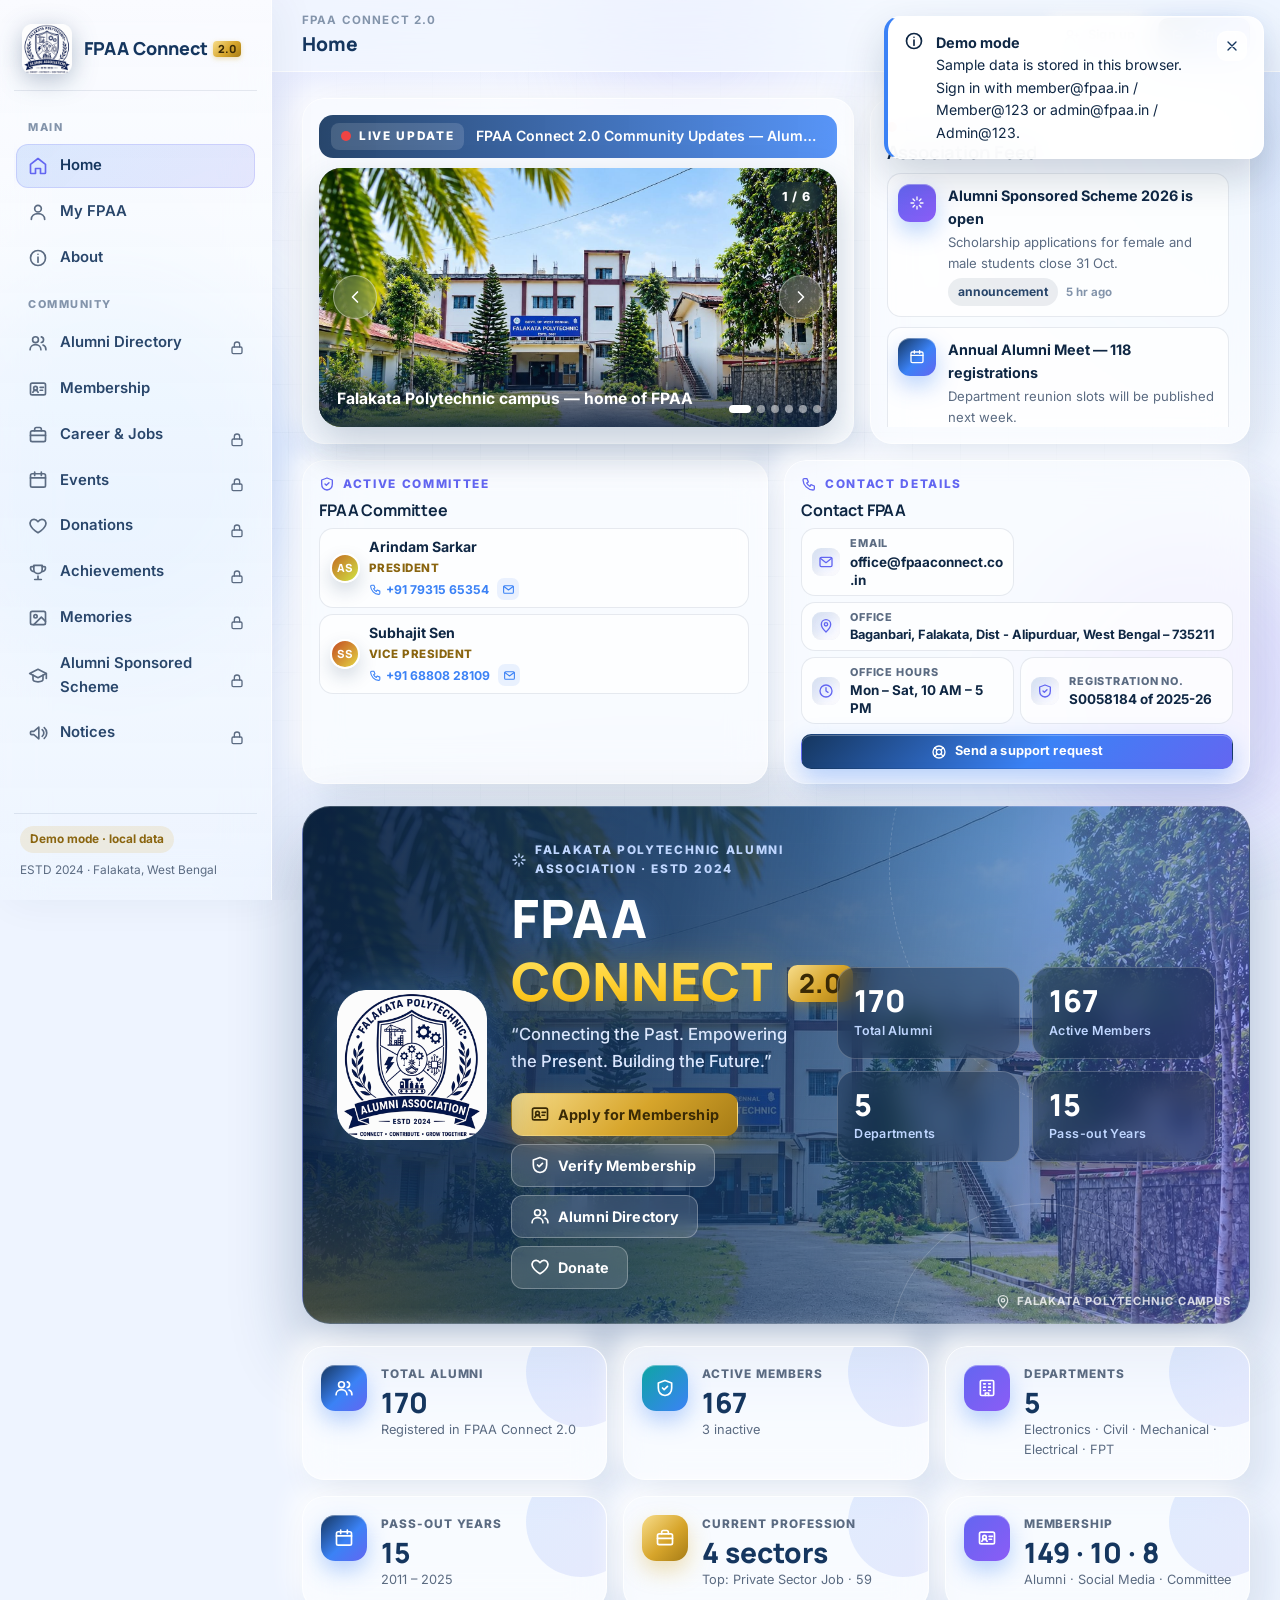
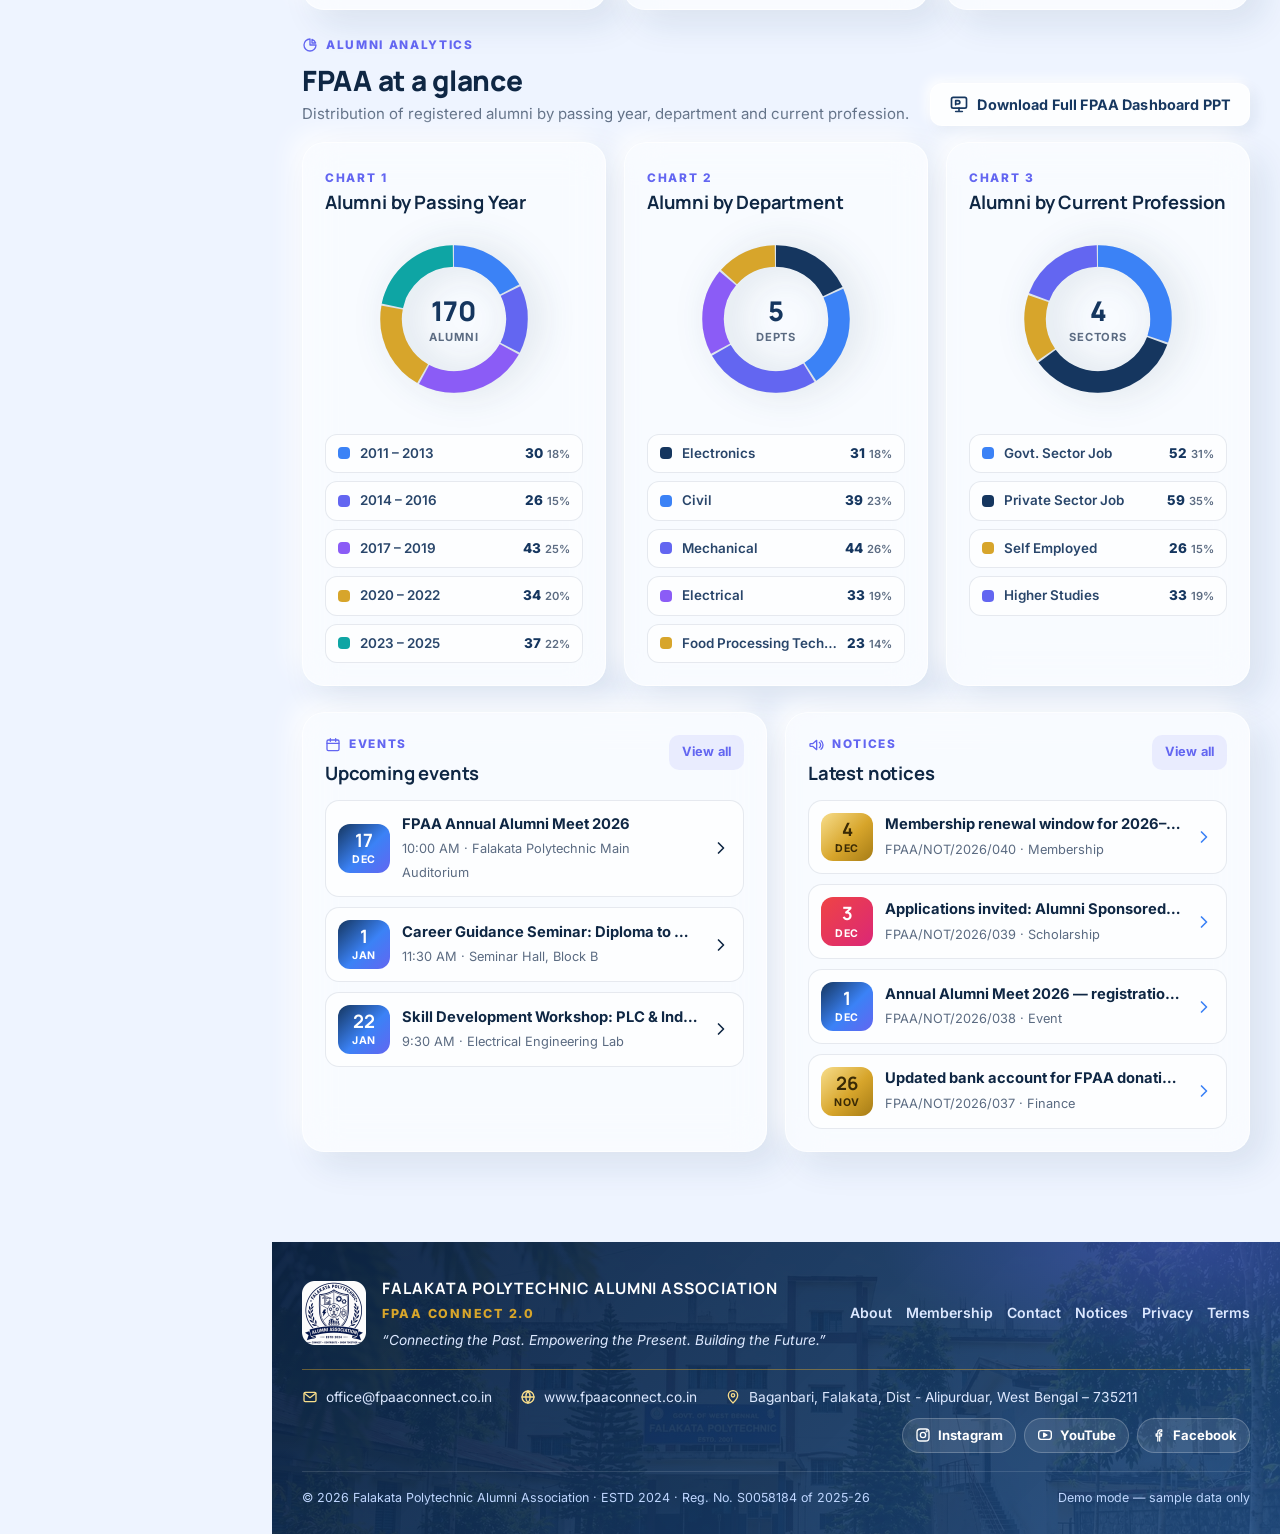
<file: index.html>
<!DOCTYPE html>
<html lang="en">
<head>
  <meta charset="UTF-8">
  <meta name="viewport" content="width=device-width, initial-scale=1, viewport-fit=cover">
  <title>FPAA Connect 2.0 — Falakata Polytechnic Alumni Association</title>
  <meta name="description" content="FPAA Connect 2.0 — the official digital platform of Falakata Polytechnic Alumni Association (ESTD 2024). Connecting the Past. Empowering the Present. Building the Future.">
  <meta name="theme-color" content="#15365F">
  <link rel="icon" type="image/png" href="assets/fpaa-icon-192.png">
  <link rel="apple-touch-icon" href="assets/fpaa-icon-192.png">
  <link rel="preconnect" href="https://fonts.googleapis.com">
  <link rel="preconnect" href="https://fonts.gstatic.com" crossorigin>
  <link href="https://fonts.googleapis.com/css2?family=Inter:wght@400;500;600;700;800&family=Manrope:wght@600;700;800&display=swap" rel="stylesheet">
  <link rel="stylesheet" href="style.css">
</head>
<body data-page="app">
  <!-- Animated background -->
  <div class="app-bg" aria-hidden="true">
    <div class="grid-lines"></div>
    <div class="orb orb-1"></div>
    <div class="orb orb-2"></div>
    <div class="orb orb-3"></div>
  </div>

  <div class="app-shell">
    <!-- ================= SIDEBAR NAVIGATION ================= -->
    <aside class="sidebar" id="sidebar" aria-label="Main navigation">
      <a class="sb-brand" href="#home" aria-label="FPAA Connect 2.0 home">
        <img src="assets/fpaa-logo.png" alt="FPAA emblem" data-logo>
        <div>
          <div class="t1">FPAA Connect <span class="ver-badge">2.0</span></div>        </div>
      </a>
      <nav class="sb-nav" id="sbNav"></nav>
      <div class="sb-foot">
        <span class="mode" id="modeBadge">Demo mode</span>
        <div style="margin-top:8px">ESTD 2024 · Falakata, West Bengal</div>
      </div>
    </aside>
    <div class="sb-overlay" data-action="nav-close"></div>

    <!-- ================= MAIN ================= -->
    <div class="main">
      <header class="topbar">
        <button class="icon-btn tb-burger" data-action="nav-toggle" aria-label="Open navigation" aria-controls="sidebar" aria-expanded="false" id="burgerBtn"></button>
        <div class="tb-title">
          <div class="crumb" id="tbCrumb">FPAA Connect 2.0</div>
          <div class="name" id="tbName">Home</div>
        </div>
        <div class="tb-actions" id="tbActions"></div>
      </header>

      <main class="view" id="view" tabindex="-1" aria-live="polite"></main>

      <footer class="site-footer" id="siteFooter"></footer>
    </div>
  </div>

  <!-- Community chat -->
  <button class="chat-launcher hidden" id="chatLauncher" data-action="chat-open" aria-label="Open community chat"></button>
  <section class="chat-window" id="chatWindow" aria-label="FPAA community chat" aria-hidden="true"></section>

  <!-- Modal + toast roots -->
  <div class="modal-root" id="modalRoot" aria-hidden="true">
    <div class="modal-backdrop" data-action="modal-close"></div>
    <div class="modal" id="modal" role="dialog" aria-modal="true" aria-labelledby="modalTitle"></div>
  </div>
  <div class="toast-stack" id="toastStack" aria-live="assertive"></div>

  <noscript><div style="padding:40px;text-align:center">FPAA Connect 2.0 needs JavaScript enabled.</div></noscript>

  <script src="supabase-config.js"></script>
  <script src="script.js"></script>
</body>
</html>
</file>
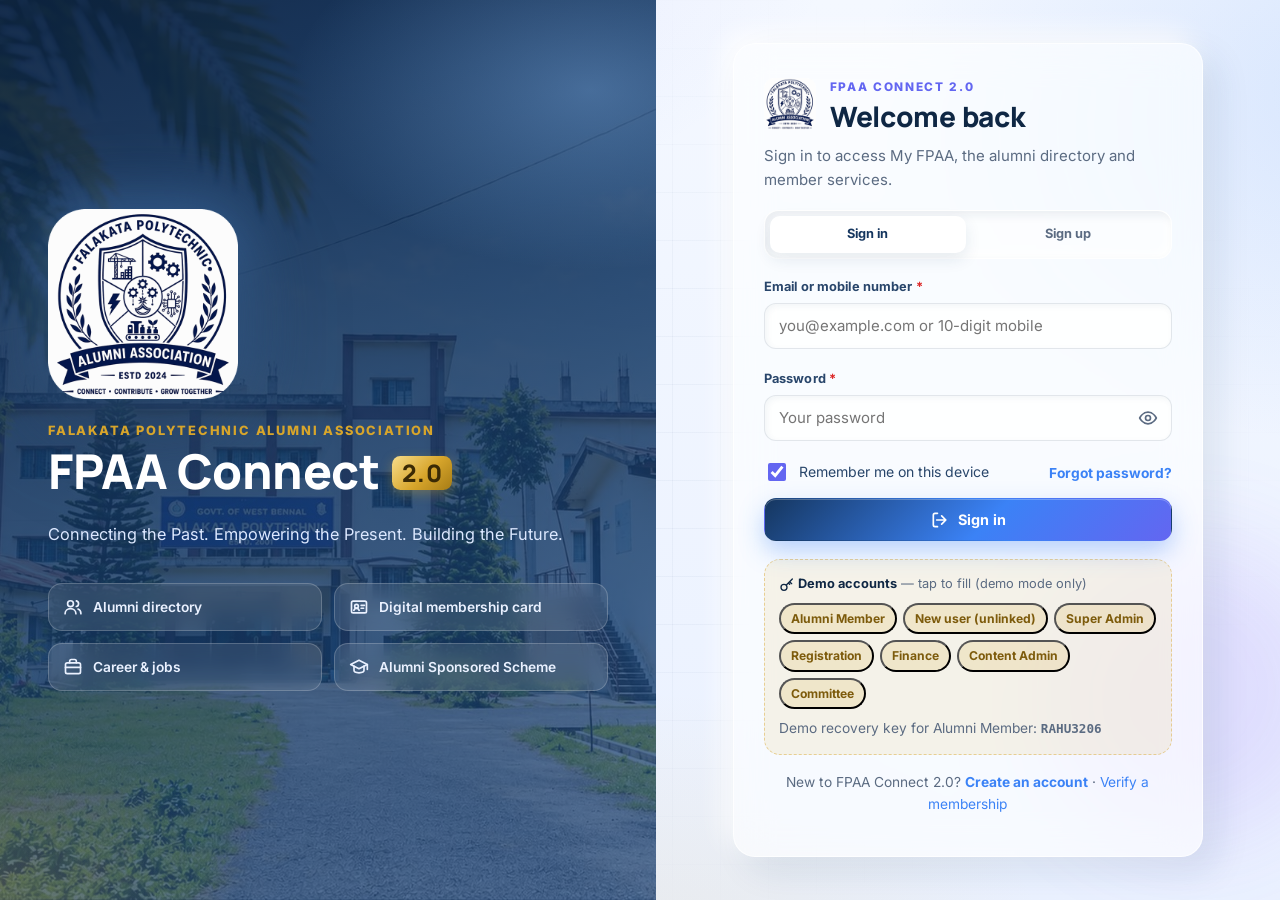
<file: login.html>
<!DOCTYPE html>
<html lang="en">
<head>
  <meta charset="UTF-8">
  <meta name="viewport" content="width=device-width, initial-scale=1, viewport-fit=cover">
  <title>Sign in — FPAA Connect 2.0</title>
  <meta name="description" content="Sign in to FPAA Connect 2.0, the official platform of Falakata Polytechnic Alumni Association.">
  <meta name="theme-color" content="#15365F">
  <link rel="icon" type="image/png" href="assets/fpaa-icon-192.png">
  <link rel="apple-touch-icon" href="assets/fpaa-icon-192.png">
  <link rel="preconnect" href="https://fonts.googleapis.com">
  <link rel="preconnect" href="https://fonts.gstatic.com" crossorigin>
  <link href="https://fonts.googleapis.com/css2?family=Inter:wght@400;500;600;700;800&family=Manrope:wght@600;700;800&display=swap" rel="stylesheet">
  <link rel="stylesheet" href="style.css">
</head>
<body data-page="login">
  <div class="app-bg" aria-hidden="true">
    <div class="grid-lines"></div>
    <div class="orb orb-1"></div>
    <div class="orb orb-2"></div>
  </div>

  <div class="login-page">
    <section class="login-brand">
      <img src="assets/fpaa-logo.png" alt="FPAA emblem" data-logo>
      <div>
        <div class="fn">FALAKATA POLYTECHNIC ALUMNI ASSOCIATION</div>
        <h1>FPAA Connect <span class="ver-badge">2.0</span></h1>
      </div>
      <p>Connecting the Past. Empowering the Present. Building the Future.</p>
      <div class="login-feats" id="loginFeats"></div>
    </section>

    <section class="login-side">
      <div class="login-card glass" id="loginCard" aria-live="polite"></div>
    </section>
  </div>

  <div class="toast-stack" id="toastStack" aria-live="assertive"></div>

  <script src="supabase-config.js"></script>
  <script src="script.js"></script>
</body>
</html>
</file>
<file: style.css>
/* =====================================================================
   FPAA CONNECT — Design System
   Falakata Polytechnic Alumni Association
   Glassmorphism + Neumorphism + 3D UI
   ---------------------------------------------------------------------
   Sections:
     01 Tokens            09 Tables            17 Directory
     02 Base              10 Modals            18 Membership
     03 Background        11 Toasts/Alerts     19 Career / Events
     04 Layout/Sidebar    12 Charts            20 Donations / Achievements
     05 Topbar            13 Home              21 Memories / Scheme / Notices
     06 Glass surfaces    14 Gallery / Feed    22 Admin
     07 Buttons/Chips     15 My FPAA           23 Chat / Notifications
     08 Forms             16 About             24 Login / Footer / Print / Responsive
   ===================================================================== */

/* ---------- 01 TOKENS ---------- */
:root {
  --navy: #15365F;
  --navy-900: #0B2141;
  --navy-700: #1E4A80;
  --blue: #3B82F6;
  --blue-300: #93C5FD;
  --indigo: #6366F1;
  --violet: #8B5CF6;
  --gold: #D7A52B;
  --gold-soft: #F7E7B8;
  --teal: #0EA5A4;
  --green: #16A34A;
  --amber: #D97706;
  --red: #DC2626;

  --bg: #EEF4FF;
  --bg-2: #F7FAFF;
  --surface: rgba(255, 255, 255, 0.66);
  --surface-strong: rgba(255, 255, 255, 0.86);
  --surface-soft: rgba(255, 255, 255, 0.45);
  --border: rgba(255, 255, 255, 0.75);
  --line: rgba(21, 54, 95, 0.10);
  --line-strong: rgba(21, 54, 95, 0.18);

  --text: #0F2744;
  --text-2: #29466B;
  --muted: #5B6B82;
  --muted-2: #8394AB;

  --grad-brand: linear-gradient(135deg, #15365F 0%, #3B82F6 55%, #6366F1 100%);
  --grad-soft: linear-gradient(135deg, rgba(59, 130, 246, .12), rgba(99, 102, 241, .12));
  --grad-gold: linear-gradient(135deg, #F7DD8B, #D7A52B 55%, #A67C16);

  --shadow-neu: 14px 14px 34px rgba(21, 54, 95, 0.10), -10px -10px 26px rgba(255, 255, 255, 0.85);
  --shadow-soft: 0 10px 30px rgba(21, 54, 95, 0.08);
  --shadow-lift: 0 22px 48px rgba(21, 54, 95, 0.16);
  --shadow-inset: inset 4px 4px 10px rgba(21, 54, 95, 0.08), inset -4px -4px 10px rgba(255, 255, 255, 0.9);
  --glow: 0 0 0 1px rgba(99, 102, 241, .18), 0 8px 30px rgba(59, 130, 246, .22);

  --r-sm: 10px;
  --r-md: 16px;
  --r-lg: 22px;
  --r-xl: 28px;

  --sidebar-w: 272px;
  --topbar-h: 72px;

  --font-body: "Inter", system-ui, -apple-system, "Segoe UI", Roboto, sans-serif;
  --font-head: "Manrope", "Inter", system-ui, -apple-system, "Segoe UI", sans-serif;

  --ease: cubic-bezier(.22, .8, .24, 1);
  --t-fast: .18s var(--ease);
  --t-med: .35s var(--ease);
}

/* ---------- 02 BASE ---------- */
*, *::before, *::after { box-sizing: border-box; }
html { -webkit-text-size-adjust: 100%; scroll-behavior: smooth; }
body {
  margin: 0;
  font-family: var(--font-body);
  font-size: 15px;
  line-height: 1.6;
  color: var(--text);
  background: var(--bg);
  min-height: 100vh;
  overflow-x: hidden;
  -webkit-font-smoothing: antialiased;
}
h1, h2, h3, h4, h5 { font-family: var(--font-head); color: var(--text); margin: 0 0 .4em; line-height: 1.2; letter-spacing: -.01em; }
h1 { font-size: clamp(1.8rem, 3.2vw, 2.6rem); font-weight: 800; }
h2 { font-size: clamp(1.35rem, 2.2vw, 1.75rem); font-weight: 800; }
h3 { font-size: 1.15rem; font-weight: 700; }
h4 { font-size: 1rem; font-weight: 700; }
p { margin: 0 0 .8em; }
a { color: var(--blue); text-decoration: none; }
a:hover { text-decoration: underline; }
img { max-width: 100%; display: block; }
button, input, select, textarea { font: inherit; color: inherit; }
button { cursor: pointer; }
:focus-visible { outline: 3px solid rgba(59, 130, 246, .45); outline-offset: 2px; border-radius: 8px; }
.sr-only { position: absolute; width: 1px; height: 1px; padding: 0; margin: -1px; overflow: hidden; clip: rect(0 0 0 0); white-space: nowrap; border: 0; }
.muted { color: var(--muted); }
.small { font-size: .86rem; }
.nowrap { white-space: nowrap; }
.break { overflow-wrap: anywhere; word-break: break-word; }
.mono { font-family: ui-monospace, "SF Mono", Menlo, Consolas, monospace; font-size: .92em; }
.hidden { display: none !important; }
.stack > * + * { margin-top: 14px; }
.row { display: flex; align-items: center; gap: 10px; flex-wrap: wrap; }
.row-between { display: flex; align-items: center; justify-content: space-between; gap: 12px; flex-wrap: wrap; }
.grow { flex: 1 1 auto; min-width: 0; }
.eyebrow {
  display: inline-flex; align-items: center; gap: 8px;
  font-size: .74rem; font-weight: 800; letter-spacing: .14em; text-transform: uppercase;
  color: var(--indigo);
}
.ico { width: 20px; height: 20px; flex: none; display: inline-block; vertical-align: middle; }
.ico-sm { width: 16px; height: 16px; }
.ico-lg { width: 26px; height: 26px; }

/* ---------- 03 BACKGROUND ---------- */
.app-bg { position: fixed; inset: 0; z-index: -1; overflow: hidden; pointer-events: none;
  background:
    radial-gradient(1200px 600px at 10% -10%, rgba(99, 102, 241, .14), transparent 60%),
    radial-gradient(900px 600px at 110% 10%, rgba(59, 130, 246, .16), transparent 60%),
    radial-gradient(700px 500px at 50% 110%, rgba(215, 165, 43, .10), transparent 60%),
    linear-gradient(180deg, #F4F8FF 0%, #EAF1FF 100%);
}
.app-bg .orb { position: absolute; border-radius: 50%; filter: blur(50px); opacity: .55; animation: orbFloat 22s ease-in-out infinite; }
.app-bg .orb-1 { width: 380px; height: 380px; left: -80px; top: 30%; background: rgba(59, 130, 246, .30); }
.app-bg .orb-2 { width: 300px; height: 300px; right: -60px; top: 60%; background: rgba(139, 92, 246, .26); animation-delay: -7s; }
.app-bg .orb-3 { width: 240px; height: 240px; left: 45%; top: -80px; background: rgba(99, 102, 241, .22); animation-delay: -13s; }
.app-bg .grid-lines { position: absolute; inset: 0;
  background-image: linear-gradient(rgba(21, 54, 95, .035) 1px, transparent 1px), linear-gradient(90deg, rgba(21, 54, 95, .035) 1px, transparent 1px);
  background-size: 48px 48px; mask-image: radial-gradient(ellipse at center, #000 30%, transparent 75%);
}
@keyframes orbFloat { 0%, 100% { transform: translate(0, 0) scale(1); } 33% { transform: translate(40px, -30px) scale(1.08); } 66% { transform: translate(-30px, 20px) scale(.95); } }

/* ---------- 04 LAYOUT / SIDEBAR ---------- */
.app-shell { display: flex; min-height: 100vh; }
.sidebar {
  position: fixed; top: 0; left: 0; bottom: 0; width: var(--sidebar-w); z-index: 60;
  display: flex; flex-direction: column;
  padding: 18px 14px;
  background: linear-gradient(180deg, rgba(255, 255, 255, .80), rgba(240, 246, 255, .72));
  backdrop-filter: blur(22px) saturate(160%); -webkit-backdrop-filter: blur(22px) saturate(160%);
  border-right: 1px solid var(--border);
  box-shadow: 8px 0 40px rgba(21, 54, 95, .06);
  transition: transform var(--t-med);
}
.sb-brand { display: flex; align-items: center; gap: 12px; padding: 6px 8px 16px; border-bottom: 1px solid var(--line); margin-bottom: 10px; }
.sb-brand img { width: 50px; height: 50px; filter: drop-shadow(0 6px 12px rgba(21, 54, 95, .30)); transition: transform .6s var(--ease); }
.sb-brand:hover img { transform: perspective(300px) rotateY(-14deg) scale(1.05); }
.sb-brand .t1 { font-family: var(--font-head); font-weight: 800; font-size: 1.12rem; color: var(--navy); line-height: 1.1; }
.sb-brand .t2 { font-size: .68rem; font-weight: 700; letter-spacing: .08em; color: var(--muted); text-transform: uppercase; line-height: 1.3; }
.sb-nav { flex: 1; overflow-y: auto; padding: 4px 2px; scrollbar-width: thin; }
.sb-group { font-size: .68rem; font-weight: 800; letter-spacing: .14em; color: var(--muted-2); text-transform: uppercase; padding: 14px 12px 6px; }
.sb-link {
  position: relative; display: flex; align-items: center; gap: 12px; width: 100%;
  padding: 10px 12px; margin: 2px 0; border: 0; background: transparent; border-radius: 12px;
  color: var(--text-2); font-weight: 600; font-size: .93rem; text-align: left; text-decoration: none;
  transition: background var(--t-fast), color var(--t-fast), transform var(--t-fast);
}
.sb-link:hover { background: rgba(59, 130, 246, .08); color: var(--navy); text-decoration: none; transform: translateX(2px); }
.sb-link .ico { color: var(--muted); transition: color var(--t-fast); }
.sb-link.active { background: linear-gradient(135deg, rgba(59, 130, 246, .16), rgba(99, 102, 241, .14)); color: var(--navy); box-shadow: inset 0 0 0 1px rgba(99, 102, 241, .18); }
.sb-link.active .ico { color: var(--indigo); }
.sb-link.active::before { content: ""; position: absolute; left: -14px; top: 8px; bottom: 8px; width: 4px; border-radius: 0 4px 4px 0; background: var(--grad-brand); box-shadow: 0 0 12px rgba(99, 102, 241, .6); }
.sb-link .lock { margin-left: auto; width: 14px; height: 14px; color: var(--muted-2); }
.sb-foot { border-top: 1px solid var(--line); padding: 12px 6px 2px; font-size: .74rem; color: var(--muted); }
.sb-foot .mode { display: inline-flex; align-items: center; gap: 6px; padding: 4px 10px; border-radius: 99px; background: rgba(215, 165, 43, .14); color: #8A6510; font-weight: 700; }
.sb-foot .mode.live { background: rgba(22, 163, 74, .12); color: var(--green); }
.sb-overlay { position: fixed; inset: 0; background: rgba(11, 33, 65, .35); backdrop-filter: blur(3px); z-index: 55; opacity: 0; visibility: hidden; transition: opacity var(--t-med), visibility var(--t-med); }

.main { flex: 1; min-width: 0; margin-left: var(--sidebar-w); display: flex; flex-direction: column; min-height: 100vh; }
.view { flex: 1; width: 100%; max-width: 1480px; margin: 0 auto; padding: 26px 30px 90px; }
.view-enter { animation: morphIn .55s var(--ease) both; }
@keyframes morphIn { from { opacity: 0; transform: translateY(14px) scale(.985); filter: blur(6px); } to { opacity: 1; transform: none; filter: none; } }
.reveal { animation: fadeUp .6s var(--ease) both; }
@keyframes fadeUp { from { opacity: 0; transform: translateY(12px); } to { opacity: 1; transform: none; } }

/* ---------- 05 TOPBAR ---------- */
.topbar {
  position: sticky; top: 0; z-index: 40; height: var(--topbar-h);
  display: flex; align-items: center; gap: 14px; padding: 0 30px;
  background: rgba(244, 248, 255, .72); backdrop-filter: blur(18px) saturate(160%); -webkit-backdrop-filter: blur(18px) saturate(160%);
  border-bottom: 1px solid var(--border);
}
.icon-btn.tb-burger { display: none; }
.tb-title { min-width: 0; flex: 1; }
.tb-title .crumb { font-size: .72rem; font-weight: 700; letter-spacing: .1em; text-transform: uppercase; color: var(--muted-2); }
.tb-title .name { font-family: var(--font-head); font-weight: 800; font-size: 1.2rem; color: var(--navy); white-space: nowrap; overflow: hidden; text-overflow: ellipsis; }
.tb-actions { display: flex; align-items: center; gap: 10px; }
.icon-btn {
  position: relative; width: 44px; height: 44px; border-radius: 14px; border: 1px solid var(--border);
  display: inline-grid; place-items: center; color: var(--navy);
  background: var(--surface-strong); box-shadow: 6px 6px 14px rgba(21, 54, 95, .08), -4px -4px 12px rgba(255, 255, 255, .9);
  transition: transform var(--t-fast), box-shadow var(--t-fast);
}
.icon-btn:hover { transform: translateY(-2px); box-shadow: var(--glow); }
.icon-btn .badge { position: absolute; top: -5px; right: -5px; }
.badge { min-width: 20px; height: 20px; padding: 0 6px; border-radius: 99px; background: linear-gradient(135deg, #EF4444, #DB2777); color: #fff; font-size: .7rem; font-weight: 800; display: inline-grid; place-items: center; box-shadow: 0 4px 10px rgba(219, 39, 119, .35); }
.user-chip { display: flex; align-items: center; gap: 10px; padding: 5px 12px 5px 5px; border-radius: 99px; border: 1px solid var(--border); background: var(--surface-strong); box-shadow: var(--shadow-soft); max-width: 260px; }
.user-chip .who { min-width: 0; line-height: 1.2; }
.user-chip .who b { display: block; font-size: .86rem; white-space: nowrap; overflow: hidden; text-overflow: ellipsis; }
.user-chip .who span { font-size: .72rem; color: var(--muted); }

/* ---------- 06 GLASS SURFACES ---------- */
.glass {
  background: var(--surface);
  backdrop-filter: blur(18px) saturate(160%); -webkit-backdrop-filter: blur(18px) saturate(160%);
  border: 1px solid var(--border);
  border-radius: var(--r-lg);
  box-shadow: var(--shadow-neu);
}
.card { padding: 22px; min-width: 0; }
.card-lift { transition: transform var(--t-med), box-shadow var(--t-med); }
.card-lift:hover { transform: translateY(-4px); box-shadow: var(--shadow-lift); }
.card-head { display: flex; align-items: flex-start; justify-content: space-between; gap: 12px; margin-bottom: 16px; flex-wrap: wrap; }
.card-head h3 { margin: 2px 0 0; }
.card-head .sub { margin: 4px 0 0; color: var(--muted); font-size: .9rem; }
.section { margin-top: 26px; }
.section-head { display: flex; align-items: flex-end; justify-content: space-between; gap: 14px; margin-bottom: 16px; flex-wrap: wrap; }
.section-head h2 { margin: 4px 0 0; }
.section-head p { margin: 4px 0 0; color: var(--muted); max-width: 760px; }
.page-head { display: flex; align-items: flex-end; justify-content: space-between; gap: 18px; flex-wrap: wrap; margin-bottom: 22px; }
.page-head h1 { margin: 6px 0 4px; }
.page-head p { margin: 0; color: var(--muted); max-width: 760px; }
.ico-tile {
  width: 46px; height: 46px; border-radius: 14px; display: grid; place-items: center; flex: none;
  color: #fff; background: var(--grad-brand); box-shadow: 0 10px 22px rgba(59, 130, 246, .35), inset 0 1px 0 rgba(255, 255, 255, .35);
}
.ico-tile.gold { background: var(--grad-gold); box-shadow: 0 10px 22px rgba(215, 165, 43, .35); }
.ico-tile.violet { background: linear-gradient(135deg, #6366F1, #8B5CF6); }
.ico-tile.teal { background: linear-gradient(135deg, #0EA5A4, #3B82F6); }
.ico-tile.soft { background: var(--grad-soft); color: var(--indigo); box-shadow: var(--shadow-inset); }
.grid { display: grid; gap: 18px; }
.grid-2 { grid-template-columns: repeat(2, minmax(0, 1fr)); }
.grid-3 { grid-template-columns: repeat(3, minmax(0, 1fr)); }
.grid-4 { grid-template-columns: repeat(4, minmax(0, 1fr)); }
.grid-auto { grid-template-columns: repeat(auto-fill, minmax(260px, 1fr)); }
.split-2 { grid-template-columns: minmax(0, 1.6fr) minmax(0, 1fr); }
.grid > *, .quick-list > *, .stack > * { min-width: 0; }
.grid-auto-sm { grid-template-columns: repeat(auto-fill, minmax(200px, 1fr)); }
.divider { height: 1px; background: var(--line); margin: 16px 0; border: 0; }

/* ---------- 07 BUTTONS / CHIPS / PILLS ---------- */
.btn {
  display: inline-flex; align-items: center; justify-content: center; gap: 8px;
  min-height: 42px; padding: 9px 18px; border-radius: 12px; border: 1px solid transparent;
  font-weight: 700; font-size: .9rem; letter-spacing: .01em; white-space: nowrap; text-decoration: none;
  transition: transform var(--t-fast), box-shadow var(--t-fast), background var(--t-fast), opacity var(--t-fast);
}
.btn:hover { text-decoration: none; transform: translateY(-2px); }
.btn:active { transform: translateY(0) scale(.98); }
.btn[disabled], .btn.is-disabled { opacity: .5; cursor: not-allowed; transform: none !important; box-shadow: none !important; }
.btn-primary { color: #fff; background: var(--grad-brand); box-shadow: 0 10px 24px rgba(59, 130, 246, .35), inset 0 1px 0 rgba(255, 255, 255, .25); }
.btn-primary:hover { box-shadow: 0 14px 30px rgba(99, 102, 241, .42); }
.btn-gold { color: #3A2A05; background: var(--grad-gold); box-shadow: 0 10px 22px rgba(215, 165, 43, .35); }
.btn-ghost { color: var(--navy); background: var(--surface-strong); border-color: var(--border); box-shadow: 6px 6px 14px rgba(21, 54, 95, .07), -4px -4px 12px rgba(255, 255, 255, .9); }
.btn-ghost:hover { box-shadow: var(--glow); }
.btn-soft { color: var(--indigo); background: rgba(99, 102, 241, .10); }
.btn-danger { color: #fff; background: linear-gradient(135deg, #EF4444, #DC2626); box-shadow: 0 8px 20px rgba(220, 38, 38, .28); }
.btn-success { color: #fff; background: linear-gradient(135deg, #22C55E, #16A34A); box-shadow: 0 8px 20px rgba(22, 163, 74, .26); }
.btn-sm { min-height: 34px; padding: 6px 12px; font-size: .8rem; border-radius: 10px; }
.btn-xs { min-height: 28px; padding: 4px 10px; font-size: .74rem; border-radius: 8px; gap: 5px; }
.btn-block { width: 100%; }
.btn .spinner { width: 16px; height: 16px; border-radius: 50%; border: 2px solid currentColor; border-right-color: transparent; animation: spin .7s linear infinite; }
@keyframes spin { to { transform: rotate(360deg); } }
.btn-group { display: flex; gap: 8px; flex-wrap: wrap; }
.link-btn { background: none; border: 0; padding: 0; color: var(--blue); font-weight: 700; }
.link-btn:hover { text-decoration: underline; }

.chip { display: inline-flex; align-items: center; gap: 6px; padding: 4px 10px; border-radius: 99px; font-size: .76rem; font-weight: 700; background: rgba(59, 130, 246, .10); color: var(--navy-700); white-space: nowrap; max-width: 100%; overflow: hidden; text-overflow: ellipsis; }
.chip.gold { background: rgba(215, 165, 43, .16); color: #7D5B0C; }
.chip.violet { background: rgba(139, 92, 246, .12); color: #5B34C7; }
.chip.teal { background: rgba(14, 165, 164, .12); color: #0B7C7B; }
.chip.slate { background: rgba(91, 107, 130, .12); color: var(--text-2); }
.pill { display: inline-flex; align-items: center; gap: 6px; padding: 4px 11px; border-radius: 99px; font-size: .74rem; font-weight: 800; letter-spacing: .02em; white-space: nowrap; border: 1px solid transparent; }
.pill::before { content: ""; width: 7px; height: 7px; border-radius: 50%; background: currentColor; }
.pill-green { color: #15803D; background: rgba(34, 197, 94, .14); border-color: rgba(34, 197, 94, .25); }
.pill-amber { color: #B45309; background: rgba(245, 158, 11, .14); border-color: rgba(245, 158, 11, .28); }
.pill-blue { color: #1D4ED8; background: rgba(59, 130, 246, .12); border-color: rgba(59, 130, 246, .25); }
.pill-violet { color: #6D28D9; background: rgba(139, 92, 246, .12); border-color: rgba(139, 92, 246, .25); }
.pill-red { color: #B91C1C; background: rgba(239, 68, 68, .12); border-color: rgba(239, 68, 68, .25); }
.pill-slate { color: #475569; background: rgba(100, 116, 139, .12); border-color: rgba(100, 116, 139, .25); }
.pill-gold { color: #8A6510; background: rgba(215, 165, 43, .16); border-color: rgba(215, 165, 43, .35); }

.tabs { display: inline-flex; gap: 4px; padding: 5px; border-radius: 14px; background: rgba(255, 255, 255, .55); border: 1px solid var(--border); box-shadow: var(--shadow-inset); flex-wrap: wrap; max-width: 100%; }
.tab { border: 0; background: transparent; padding: 8px 16px; border-radius: 10px; font-weight: 700; font-size: .86rem; color: var(--muted); transition: all var(--t-fast); white-space: nowrap; }
.tab:hover { color: var(--navy); }
.tab.active { background: #fff; color: var(--navy); box-shadow: 0 6px 16px rgba(21, 54, 95, .10); }

/* ---------- 08 FORMS ---------- */
.form-grid { display: grid; grid-template-columns: repeat(2, minmax(0, 1fr)); gap: 14px 16px; }
.form-grid .span-2 { grid-column: 1 / -1; }
.field { display: flex; flex-direction: column; gap: 6px; min-width: 0; }
.field > label, .field-label { font-size: .8rem; font-weight: 700; color: var(--text-2); letter-spacing: .01em; }
.field .req { color: var(--red); }
.field .hint { font-size: .76rem; color: var(--muted); }
.field .err { font-size: .76rem; color: var(--red); font-weight: 600; min-height: 0; }
.input, .select, .textarea {
  width: 100%; min-height: 44px; padding: 10px 14px; border-radius: 12px;
  border: 1px solid rgba(21, 54, 95, .12); background: rgba(255, 255, 255, .85);
  box-shadow: inset 2px 2px 6px rgba(21, 54, 95, .05);
  transition: border-color var(--t-fast), box-shadow var(--t-fast), background var(--t-fast);
  min-width: 0;
}
.textarea { min-height: 110px; resize: vertical; line-height: 1.5; }
.select { appearance: none; -webkit-appearance: none; padding-right: 38px;
  background-image: url("data:image/svg+xml,%3Csvg xmlns='http://www.w3.org/2000/svg' width='16' height='16' fill='none' stroke='%235B6B82' stroke-width='2' stroke-linecap='round' stroke-linejoin='round' viewBox='0 0 24 24'%3E%3Cpath d='m6 9 6 6 6-6'/%3E%3C/svg%3E");
  background-repeat: no-repeat; background-position: right 12px center; }
.input:focus, .select:focus, .textarea:focus { outline: none; border-color: rgba(59, 130, 246, .55); box-shadow: 0 0 0 4px rgba(59, 130, 246, .14); background: #fff; }
.input[disabled], .select[disabled], .textarea[disabled] { background: rgba(226, 234, 246, .6); color: var(--muted); cursor: not-allowed; }
.input.invalid, .select.invalid, .textarea.invalid { border-color: rgba(220, 38, 38, .55); box-shadow: 0 0 0 4px rgba(220, 38, 38, .10); }
.input-icon { position: relative; }
.input-icon .ico { position: absolute; left: 13px; top: 50%; transform: translateY(-50%); color: var(--muted-2); pointer-events: none; }
.input-icon .input { padding-left: 40px; }
.check { display: flex; align-items: flex-start; gap: 10px; font-size: .88rem; color: var(--text-2); cursor: pointer; }
.check input { width: 18px; height: 18px; margin-top: 2px; accent-color: var(--indigo); flex: none; }
.form-actions { display: flex; gap: 10px; justify-content: flex-end; flex-wrap: wrap; margin-top: 18px; }
.file-drop {
  display: flex; align-items: center; gap: 14px; padding: 14px; border-radius: 14px;
  border: 1.5px dashed rgba(99, 102, 241, .35); background: rgba(99, 102, 241, .05);
}
.file-drop input[type=file] { font-size: .82rem; max-width: 100%; min-width: 0; }
.preview-thumb { width: 72px; height: 72px; border-radius: 14px; object-fit: cover; background: var(--grad-soft); flex: none; border: 2px solid #fff; box-shadow: var(--shadow-soft); }

.toolbar { display: flex; gap: 10px; flex-wrap: wrap; align-items: center; padding: 14px; margin-bottom: 18px; }
.toolbar .input-icon { flex: 1 1 240px; min-width: 200px; }
.toolbar .select { width: auto; min-width: 150px; flex: 0 1 190px; }
.toolbar .count { margin-left: auto; font-size: .82rem; color: var(--muted); font-weight: 600; white-space: nowrap; }

/* ---------- 09 TABLES ---------- */
.table-wrap { width: 100%; overflow: auto; border-radius: var(--r-md); border: 1px solid var(--line); background: rgba(255, 255, 255, .6); -webkit-overflow-scrolling: touch; }
.table-wrap.tall { max-height: 560px; }
.data-table { width: 100%; border-collapse: separate; border-spacing: 0; font-size: .86rem; min-width: 640px; }
.data-table th {
  position: sticky; top: 0; z-index: 1; text-align: left; font-size: .72rem; font-weight: 800; letter-spacing: .08em; text-transform: uppercase;
  color: var(--muted); background: rgba(241, 246, 255, .96); padding: 12px 14px; border-bottom: 1px solid var(--line-strong); white-space: nowrap;
}
.data-table td { padding: 12px 14px; border-bottom: 1px solid var(--line); vertical-align: middle; color: var(--text-2); }
.data-table tr:last-child td { border-bottom: 0; }
.data-table tbody tr { transition: background var(--t-fast); }
.data-table tbody tr:hover { background: rgba(59, 130, 246, .05); }
.data-table .t-strong { font-weight: 700; color: var(--text); }
.data-table .actions { display: flex; gap: 6px; flex-wrap: nowrap; }
.data-table.wide { min-width: 1280px; }
.pager { display: flex; align-items: center; justify-content: space-between; gap: 10px; flex-wrap: wrap; margin-top: 14px; font-size: .84rem; color: var(--muted); }
.pager .pages { display: flex; gap: 6px; flex-wrap: wrap; }
.pager .pg { min-width: 36px; height: 36px; border-radius: 10px; border: 1px solid var(--border); background: var(--surface-strong); font-weight: 700; color: var(--navy); }
.pager .pg.active { background: var(--grad-brand); color: #fff; border-color: transparent; }
.pager .pg[disabled] { opacity: .45; cursor: not-allowed; }

/* ---------- 10 MODALS ---------- */
.modal-root { position: fixed; inset: 0; z-index: 200; display: grid; place-items: center; padding: 20px; visibility: hidden; }
.modal-root.open { visibility: visible; }
.modal-backdrop { position: absolute; inset: 0; background: rgba(11, 33, 65, .42); backdrop-filter: blur(8px); -webkit-backdrop-filter: blur(8px); opacity: 0; transition: opacity var(--t-med); }
.modal-root.open .modal-backdrop { opacity: 1; }
.modal {
  position: relative; width: min(720px, 100%); max-height: calc(100vh - 40px); max-height: calc(100dvh - 40px);
  display: flex; flex-direction: column; border-radius: var(--r-xl);
  background: linear-gradient(160deg, rgba(255, 255, 255, .94), rgba(240, 246, 255, .90));
  backdrop-filter: blur(24px); -webkit-backdrop-filter: blur(24px);
  border: 1px solid var(--border); box-shadow: 0 40px 90px rgba(11, 33, 65, .35);
  opacity: 0; transform: translateY(18px) scale(.97); transition: opacity var(--t-med), transform var(--t-med);
}
.modal-root.open .modal { opacity: 1; transform: none; }
.modal.sm { width: min(480px, 100%); }
.modal.lg { width: min(960px, 100%); }
.modal.xl { width: min(1140px, 100%); }
.modal-head { display: flex; align-items: flex-start; gap: 14px; padding: 20px 22px 14px; border-bottom: 1px solid var(--line); }
.modal-head .ttl { flex: 1; min-width: 0; }
.modal-head h3 { margin: 2px 0 0; overflow-wrap: anywhere; }
.modal-close { flex: none; }
.modal-body { padding: 20px 22px; overflow-y: auto; overflow-x: hidden; }
.modal-foot { padding: 14px 22px 20px; border-top: 1px solid var(--line); display: flex; justify-content: flex-end; gap: 10px; flex-wrap: wrap; }
.modal-hero-img { width: 100%; aspect-ratio: 16 / 7; object-fit: cover; border-radius: var(--r-md); margin-bottom: 16px; }
.kv { display: grid; grid-template-columns: minmax(120px, 38%) minmax(0, 1fr); gap: 10px 16px; font-size: .9rem; }
.kv dt { color: var(--muted); font-weight: 600; }
.kv dd { margin: 0; color: var(--text); font-weight: 600; overflow-wrap: anywhere; }
body.modal-open { overflow: hidden; }

/* ---------- 11 TOASTS / ALERTS / EMPTY / LOADING ---------- */
.toast-stack { position: fixed; top: 16px; right: 16px; z-index: 400; display: flex; flex-direction: column; gap: 10px; width: min(380px, calc(100vw - 32px)); pointer-events: none; }
.toast {
  pointer-events: auto; display: flex; gap: 12px; align-items: flex-start; padding: 14px 16px; border-radius: 16px;
  background: rgba(255, 255, 255, .94); backdrop-filter: blur(16px); border: 1px solid var(--border);
  box-shadow: 0 18px 40px rgba(11, 33, 65, .18); animation: toastIn .35s var(--ease) both; border-left: 4px solid var(--blue);
}
.toast.success { border-left-color: var(--green); }
.toast.error { border-left-color: var(--red); }
.toast.warn { border-left-color: var(--amber); }
.toast .t-body { flex: 1; min-width: 0; font-size: .88rem; }
.toast .t-body b { display: block; font-size: .9rem; }
.toast.out { animation: toastOut .3s var(--ease) both; }
@keyframes toastIn { from { opacity: 0; transform: translateX(30px); } to { opacity: 1; transform: none; } }
@keyframes toastOut { to { opacity: 0; transform: translateX(30px); } }
.alert { display: flex; gap: 12px; align-items: flex-start; padding: 13px 16px; border-radius: 14px; font-size: .88rem; border: 1px solid; }
.alert .ico { margin-top: 1px; }
.alert b { display: block; }
.alert-info { background: rgba(59, 130, 246, .08); border-color: rgba(59, 130, 246, .22); color: #1E3A8A; }
.alert-success { background: rgba(34, 197, 94, .09); border-color: rgba(34, 197, 94, .28); color: #14532D; }
.alert-error { background: rgba(239, 68, 68, .08); border-color: rgba(239, 68, 68, .26); color: #7F1D1D; }
.alert-warn { background: rgba(245, 158, 11, .10); border-color: rgba(245, 158, 11, .30); color: #78350F; }
.form-msg:empty { display: none; }
.form-msg { margin-top: 14px; }
.empty {
  display: flex; flex-direction: column; align-items: center; justify-content: center; text-align: center; gap: 10px;
  padding: 40px 20px; border-radius: var(--r-lg); border: 1.5px dashed rgba(99, 102, 241, .25);
  background: linear-gradient(160deg, rgba(255, 255, 255, .6), rgba(238, 244, 255, .5)); color: var(--muted);
}
.empty .ico-tile { margin-bottom: 4px; }
.empty b { color: var(--text); font-size: 1rem; }
.skeleton { border-radius: 12px; background: linear-gradient(90deg, rgba(226, 234, 246, .7) 25%, rgba(255, 255, 255, .9) 50%, rgba(226, 234, 246, .7) 75%); background-size: 200% 100%; animation: shimmer 1.3s infinite; }
@keyframes shimmer { to { background-position: -200% 0; } }
.loading-block { display: flex; align-items: center; justify-content: center; gap: 12px; padding: 60px 20px; color: var(--muted); font-weight: 600; }
.loading-block .spinner { width: 26px; height: 26px; border-radius: 50%; border: 3px solid rgba(99, 102, 241, .25); border-top-color: var(--indigo); animation: spin .8s linear infinite; }

/* ---------- 12 CHARTS ---------- */
.chart-card { display: flex; flex-direction: column; }
.chart-body { display: grid; grid-template-columns: repeat(auto-fit, minmax(min(100%, 190px), 1fr)); gap: 18px; align-items: center; }
.donut-wrap { position: relative; width: 100%; max-width: 190px; aspect-ratio: 1; margin: 0 auto; }
.donut-wrap svg { width: 100%; height: 100%; transform: rotate(-90deg); filter: drop-shadow(0 10px 18px rgba(21, 54, 95, .15)); }
.donut-wrap circle.seg { transition: stroke-width var(--t-fast), opacity var(--t-fast); cursor: pointer; }
.donut-wrap circle.seg:hover, .donut-wrap circle.seg.hl { stroke-width: 30; }
.donut-center { position: absolute; inset: 0; display: grid; place-items: center; text-align: center; pointer-events: none; }
.donut-center b { display: block; font-family: var(--font-head); font-size: 1.7rem; font-weight: 800; color: var(--navy); line-height: 1; }
.donut-center span { font-size: .7rem; font-weight: 700; letter-spacing: .08em; text-transform: uppercase; color: var(--muted); }
.legend { display: grid; gap: 8px; min-width: 0; }
.legend-item { display: grid; grid-template-columns: 12px minmax(0, 1fr) auto; align-items: center; gap: 10px; padding: 8px 12px; border-radius: 12px; background: rgba(255, 255, 255, .7); border: 1px solid var(--line); font-size: .84rem; transition: transform var(--t-fast), box-shadow var(--t-fast); }
.legend-item:hover, .legend-item.hl { transform: translateX(3px); box-shadow: var(--shadow-soft); }
.legend-item .sw { width: 12px; height: 12px; border-radius: 4px; }
.legend-item .lb { font-weight: 600; color: var(--text-2); white-space: nowrap; overflow: hidden; text-overflow: ellipsis; }
.legend-item .vl { font-weight: 800; color: var(--navy); white-space: nowrap; }
.legend-item .vl small { color: var(--muted); font-weight: 600; margin-left: 4px; }
.bar-chart { width: 100%; }
.bar-chart svg { width: 100%; height: auto; display: block; overflow: visible; }
.bar-chart .bar { transition: opacity var(--t-fast); }
.bar-chart .bar:hover { opacity: .8; }
.chart-legend-inline { display: flex; gap: 14px; flex-wrap: wrap; font-size: .8rem; color: var(--muted); font-weight: 600; margin-top: 8px; }
.chart-legend-inline span { display: inline-flex; align-items: center; gap: 6px; }
.chart-legend-inline i { width: 10px; height: 10px; border-radius: 3px; display: inline-block; }

/* ---------- 13 HOME ---------- */
.home-hero {
  position: relative; overflow: hidden; padding: 34px; border-radius: var(--r-xl);
  display: grid; grid-template-columns: minmax(0, 1.25fr) minmax(0, 1fr); gap: 28px; align-items: center;
  background: linear-gradient(135deg, rgba(21, 54, 95, .96), rgba(30, 74, 128, .92) 45%, rgba(99, 102, 241, .88));
  color: #EAF1FF; box-shadow: 0 30px 70px rgba(21, 54, 95, .30); border: 1px solid rgba(255, 255, 255, .2);
}
.home-hero::before { content: ""; position: absolute; inset: 0; pointer-events: none;
  background: radial-gradient(500px 300px at 85% 10%, rgba(147, 197, 253, .35), transparent 60%), radial-gradient(400px 260px at 0% 100%, rgba(215, 165, 43, .22), transparent 60%);
}
.home-hero .hero-lines { position: absolute; inset: 0; opacity: .25; pointer-events: none;
  background-image: linear-gradient(rgba(255, 255, 255, .08) 1px, transparent 1px), linear-gradient(90deg, rgba(255, 255, 255, .08) 1px, transparent 1px);
  background-size: 36px 36px; mask-image: linear-gradient(90deg, transparent, #000 30%, #000 70%, transparent);
}
.home-hero .float-ring { position: absolute; border-radius: 50%; border: 1px solid rgba(255, 255, 255, .18); pointer-events: none; animation: ringSpin 30s linear infinite; }
.home-hero .fr-1 { width: 520px; height: 520px; right: -160px; top: -200px; border-style: dashed; }
.home-hero .fr-2 { width: 300px; height: 300px; right: 60px; bottom: -180px; animation-direction: reverse; }
@keyframes ringSpin { to { transform: rotate(360deg); } }
.hero-main { position: relative; z-index: 1; display: flex; gap: 24px; align-items: center; min-width: 0; }
.hero-emblem { width: 150px; height: 150px; flex: none; perspective: 700px; }
.hero-emblem img { width: 100%; height: 100%; filter: drop-shadow(0 20px 30px rgba(0, 0, 0, .35)) drop-shadow(0 0 22px rgba(96, 165, 250, .45)); transition: transform .5s var(--ease); animation: emblemFloat 6s ease-in-out infinite; }
@keyframes emblemFloat { 0%, 100% { transform: translateY(0) rotateY(-8deg); } 50% { transform: translateY(-8px) rotateY(8deg); } }
.hero-copy { min-width: 0; }
.hero-copy .eyebrow { color: #BFD6FF; }
.hero-copy h1 { color: #fff; font-size: clamp(2rem, 4.2vw, 3.3rem); letter-spacing: .02em; margin: 8px 0 8px; text-shadow: 0 6px 30px rgba(96, 165, 250, .45); }
.hero-copy .tagline { font-size: 1.04rem; color: #DCE8FF; font-weight: 500; margin-bottom: 18px; }
.hero-copy .btn-ghost { background: rgba(255, 255, 255, .14); color: #fff; border-color: rgba(255, 255, 255, .28); box-shadow: none; backdrop-filter: blur(8px); }
.hero-copy .btn-ghost:hover { background: rgba(255, 255, 255, .22); }
.hero-stats { position: relative; z-index: 1; display: grid; grid-template-columns: repeat(2, minmax(0, 1fr)); gap: 12px; }
.hero-stat { padding: 16px; border-radius: 18px; background: rgba(255, 255, 255, .12); border: 1px solid rgba(255, 255, 255, .22); backdrop-filter: blur(12px); transition: transform var(--t-med), background var(--t-med); min-width: 0; }
.hero-stat:hover { transform: translateY(-3px) rotateX(4deg); background: rgba(255, 255, 255, .18); }
.hero-stat b { display: block; font-family: var(--font-head); font-size: 1.9rem; font-weight: 800; color: #fff; line-height: 1.1; }
.hero-stat span { font-size: .78rem; font-weight: 600; color: #BFD6FF; letter-spacing: .03em; }
.stat-card { position: relative; overflow: hidden; display: flex; gap: 14px; align-items: flex-start; padding: 18px; min-width: 0; }
.stat-card::after { content: ""; position: absolute; right: -30px; top: -30px; width: 110px; height: 110px; border-radius: 50%; background: var(--grad-soft); pointer-events: none; }
.stat-card .sc-body { min-width: 0; position: relative; z-index: 1; }
.stat-card .sc-label { font-size: .74rem; font-weight: 800; color: var(--muted); letter-spacing: .08em; text-transform: uppercase; }
.stat-card .sc-value { font-family: var(--font-head); font-size: 1.75rem; font-weight: 800; color: var(--navy); line-height: 1.15; margin-top: 2px; overflow-wrap: anywhere; }
.stat-card .sc-sub { font-size: .8rem; color: var(--muted); margin-top: 2px; }
.stat-grid { display: grid; grid-template-columns: repeat(6, minmax(0, 1fr)); gap: 16px; margin-top: 22px; }
.home-split { display: grid; grid-template-columns: minmax(0, 1.6fr) minmax(0, 1fr); gap: 18px; margin-top: 22px; }
.quick-list { display: grid; gap: 10px; }
.quick-item { display: flex; gap: 12px; align-items: center; padding: 12px; border-radius: 14px; background: rgba(255, 255, 255, .7); border: 1px solid var(--line); cursor: pointer; transition: transform var(--t-fast), box-shadow var(--t-fast); text-align: left; width: 100%; }
.quick-item:hover { transform: translateY(-2px); box-shadow: var(--shadow-soft); }
.quick-item .date-badge { width: 52px; flex: none; text-align: center; border-radius: 12px; padding: 6px 0; background: var(--grad-brand); color: #fff; line-height: 1.1; }
.quick-item .date-badge b { display: block; font-size: 1.15rem; font-family: var(--font-head); }
.quick-item .date-badge span { font-size: .66rem; font-weight: 700; letter-spacing: .08em; text-transform: uppercase; }
.quick-item .qi-body { min-width: 0; flex: 1; }
.quick-item .qi-body b { display: block; font-size: .92rem; color: var(--text); white-space: nowrap; overflow: hidden; text-overflow: ellipsis; }
.quick-item .qi-body span { font-size: .8rem; color: var(--muted); }

/* ---------- 14 GALLERY / LIVE FEED ---------- */
.live-dot { position: relative; width: 10px; height: 10px; border-radius: 50%; background: #EF4444; flex: none; box-shadow: 0 0 0 0 rgba(239, 68, 68, .6); animation: livePulse 1.8s infinite; }
@keyframes livePulse { 0% { box-shadow: 0 0 0 0 rgba(239, 68, 68, .55); } 70% { box-shadow: 0 0 0 10px rgba(239, 68, 68, 0); } 100% { box-shadow: 0 0 0 0 rgba(239, 68, 68, 0); } }
.live-bar { display: flex; align-items: center; gap: 12px; padding: 10px 14px; border-radius: 14px; background: linear-gradient(90deg, rgba(21, 54, 95, .92), rgba(59, 130, 246, .85)); color: #fff; margin-bottom: 14px; overflow: hidden; }
.live-bar .lb-tag { display: inline-flex; align-items: center; gap: 8px; font-weight: 800; font-size: .74rem; letter-spacing: .14em; padding: 4px 10px; border-radius: 8px; background: rgba(255, 255, 255, .14); flex: none; }
.live-bar .lb-text { font-weight: 600; font-size: .88rem; white-space: nowrap; overflow: hidden; text-overflow: ellipsis; min-width: 0; }
.gallery-frame { position: relative; border-radius: var(--r-lg); overflow: hidden; aspect-ratio: 16 / 9; background: var(--navy-900); box-shadow: inset 0 0 0 1px rgba(255, 255, 255, .3), 0 18px 40px rgba(21, 54, 95, .22); }
.gallery-slide { position: absolute; inset: 0; opacity: 0; transition: opacity 1s ease; }
.gallery-slide img { width: 100%; height: 100%; object-fit: cover; transform: scale(1.12); transition: transform 3.6s ease-out; }
.gallery-slide.active { opacity: 1; }
.gallery-slide.active img { transform: scale(1); }
.gallery-caption { position: absolute; left: 0; right: 0; bottom: 0; padding: 40px 18px 16px; background: linear-gradient(transparent, rgba(11, 33, 65, .85)); color: #fff; font-weight: 700; font-size: .98rem; }
.gallery-nav { position: absolute; top: 50%; transform: translateY(-50%); width: 44px; height: 44px; border-radius: 50%; border: 1px solid rgba(255, 255, 255, .4); background: rgba(255, 255, 255, .18); backdrop-filter: blur(10px); color: #fff; display: grid; place-items: center; z-index: 2; transition: background var(--t-fast), transform var(--t-fast); }
.gallery-nav:hover { background: rgba(255, 255, 255, .32); transform: translateY(-50%) scale(1.06); }
.gallery-nav.prev { left: 14px; }
.gallery-nav.next { right: 14px; }
.gallery-counter { position: absolute; top: 14px; right: 14px; z-index: 2; padding: 5px 12px; border-radius: 99px; background: rgba(11, 33, 65, .55); backdrop-filter: blur(8px); color: #fff; font-weight: 800; font-size: .78rem; letter-spacing: .06em; }
.gallery-dots { position: absolute; bottom: 14px; right: 16px; z-index: 2; display: flex; gap: 6px; }
.gallery-dots button { width: 8px; height: 8px; padding: 0; border-radius: 99px; border: 0; background: rgba(255, 255, 255, .5); transition: width var(--t-fast), background var(--t-fast); }
.gallery-dots button.active { width: 22px; background: #fff; }
.feed-list { display: flex; flex-direction: column; gap: 10px; max-height: 470px; overflow-y: auto; padding-right: 4px; scrollbar-width: thin; }
.feed-item { display: flex; gap: 12px; padding: 12px; border-radius: 14px; background: rgba(255, 255, 255, .72); border: 1px solid var(--line); animation: fadeUp .5s var(--ease) both; }
.feed-item .ico-tile { width: 38px; height: 38px; border-radius: 12px; }
.feed-item .fi-body { min-width: 0; flex: 1; }
.feed-item .fi-body b { display: block; font-size: .9rem; color: var(--text); overflow-wrap: anywhere; }
.feed-item .fi-body p { margin: 2px 0 4px; font-size: .82rem; color: var(--muted); overflow-wrap: anywhere; }
.feed-item .fi-meta { font-size: .72rem; color: var(--muted-2); font-weight: 700; display: flex; gap: 8px; flex-wrap: wrap; align-items: center; }

/* ---------- 15 MY FPAA ---------- */
.mf-signed { display: flex; align-items: center; gap: 14px; padding: 14px 16px; flex-wrap: wrap; }
.mf-signed .who { min-width: 0; flex: 1 1 200px; }
.mf-signed .who .eyebrow { font-size: .68rem; }
.mf-signed .who b { display: block; font-size: 1rem; overflow-wrap: anywhere; }
.mf-signed .who span { font-size: .84rem; color: var(--muted); overflow-wrap: anywhere; }
.mf-hero {
  position: relative; overflow: hidden; padding: 28px; border-radius: var(--r-xl);
  display: grid; grid-template-columns: auto minmax(0, 1fr) auto; gap: 26px; align-items: center;
  background: linear-gradient(135deg, rgba(255, 255, 255, .78), rgba(229, 238, 255, .7));
  border: 1px solid var(--border); box-shadow: var(--shadow-neu); backdrop-filter: blur(20px);
}
.mf-hero::before { content: ""; position: absolute; inset: 0; pointer-events: none; background: radial-gradient(420px 220px at 100% 0%, rgba(99, 102, 241, .16), transparent 60%), radial-gradient(360px 200px at 0% 100%, rgba(215, 165, 43, .12), transparent 60%); }
.mf-avatar { position: relative; width: 132px; height: 132px; flex: none; }
.mf-avatar .av { width: 100%; height: 100%; border-radius: 34px; object-fit: cover; border: 4px solid #fff; box-shadow: 0 18px 40px rgba(21, 54, 95, .25); transform: perspective(600px) rotateY(-6deg); transition: transform .5s var(--ease); }
.mf-avatar:hover .av { transform: perspective(600px) rotateY(6deg); }
.mf-avatar .verified { position: absolute; right: -6px; bottom: -6px; width: 38px; height: 38px; border-radius: 50%; display: grid; place-items: center; color: #fff; background: linear-gradient(135deg, #22C55E, #16A34A); border: 3px solid #fff; box-shadow: 0 8px 18px rgba(22, 163, 74, .4); }
.mf-id { position: relative; min-width: 0; }
.mf-id h2 { margin: 6px 0 6px; font-size: clamp(1.4rem, 2.6vw, 2rem); overflow-wrap: anywhere; }
.mf-id .meta { display: flex; gap: 8px; flex-wrap: wrap; align-items: center; margin-bottom: 8px; }
.mf-id .email { color: var(--muted); font-size: .9rem; overflow-wrap: anywhere; }
.mf-status { position: relative; display: grid; gap: 10px; min-width: 190px; }
.mf-status .box { padding: 14px 16px; border-radius: 18px; background: rgba(255, 255, 255, .8); border: 1px solid var(--line); box-shadow: var(--shadow-inset); }
.mf-status .box .lbl { font-size: .68rem; font-weight: 800; letter-spacing: .12em; text-transform: uppercase; color: var(--muted); }
.mf-status .box .val { font-family: var(--font-head); font-weight: 800; font-size: 1.15rem; color: var(--navy); margin-top: 4px; display: flex; align-items: center; gap: 8px; }
.mf-quick { display: grid; grid-template-columns: repeat(auto-fill, minmax(210px, 1fr)); gap: 14px; }
.mf-qcard { display: flex; gap: 12px; align-items: flex-start; text-align: left; padding: 16px; border: 1px solid var(--border); border-radius: 18px; background: var(--surface); backdrop-filter: blur(14px); box-shadow: var(--shadow-soft); transition: transform var(--t-med), box-shadow var(--t-med); width: 100%; min-width: 0; }
.mf-qcard:hover { transform: translateY(-4px) rotateX(3deg); box-shadow: var(--shadow-lift); }
.mf-qcard .ico-tile { width: 42px; height: 42px; }
.mf-qcard b { display: block; font-size: .95rem; color: var(--text); }
.mf-qcard span { font-size: .8rem; color: var(--muted); line-height: 1.4; display: block; margin-top: 2px; }
.mf-info-grid { display: grid; grid-template-columns: repeat(3, minmax(0, 1fr)); gap: 18px; }
.mf-info { padding: 20px; min-width: 0; display: flex; flex-direction: column; }
.mf-info-head { display: flex; gap: 12px; align-items: center; margin-bottom: 14px; min-width: 0; }
.mf-info-head .ttl { min-width: 0; }
.mf-info-head .eyebrow { font-size: .66rem; display: block; }
.mf-info-head h3 { margin: 2px 0 0; font-size: 1.02rem; overflow-wrap: anywhere; }
.info-rows { display: flex; flex-direction: column; }
.info-row { display: grid; grid-template-columns: minmax(110px, 44%) minmax(0, 1fr); gap: 12px; padding: 9px 0; border-bottom: 1px dashed var(--line-strong); align-items: start; }
.info-row:last-child { border-bottom: 0; }
.info-row .k { font-size: .82rem; color: var(--muted); font-weight: 600; overflow-wrap: anywhere; }
.info-row .v { font-size: .88rem; color: var(--text); font-weight: 700; text-align: right; overflow-wrap: anywhere; word-break: break-word; min-width: 0; }
.mf-panels { display: grid; grid-template-columns: minmax(0, 1.35fr) minmax(0, 1fr); gap: 18px; align-items: start; }
.mf-panels > * { min-width: 0; }
.member-mini-card {
  position: relative; overflow: hidden; border-radius: 20px; padding: 18px; color: #fff; aspect-ratio: 1.586; max-width: 420px; width: 100%;
  background: linear-gradient(135deg, #0B2141, #15365F 40%, #3B82F6 85%, #6366F1);
  box-shadow: 0 24px 50px rgba(21, 54, 95, .35); display: flex; flex-direction: column; justify-content: space-between; margin: 0 auto;
  transform: perspective(900px) rotateX(4deg); transition: transform .5s var(--ease);
}
.member-mini-card:hover { transform: perspective(900px) rotateX(0) rotateY(-4deg); }
.member-mini-card::before { content: ""; position: absolute; right: -60px; top: -60px; width: 200px; height: 200px; border-radius: 50%; background: radial-gradient(circle, rgba(255, 255, 255, .22), transparent 70%); }
.member-mini-card .mc-top { display: flex; align-items: center; gap: 10px; position: relative; }
.member-mini-card .mc-top img { width: 40px; height: 40px; }
.member-mini-card .mc-top b { font-size: .8rem; letter-spacing: .08em; line-height: 1.2; }
.member-mini-card .mc-top span { font-size: .62rem; letter-spacing: .12em; color: #BFD6FF; display: block; }
.member-mini-card .mc-name { font-family: var(--font-head); font-size: clamp(1rem, 2.4vw, 1.25rem); font-weight: 800; overflow-wrap: anywhere; position: relative; }
.member-mini-card .mc-no { font-family: ui-monospace, Menlo, monospace; letter-spacing: .12em; font-size: .86rem; color: #DCE8FF; }
.member-mini-card .mc-foot { display: flex; justify-content: space-between; gap: 10px; font-size: .7rem; color: #BFD6FF; position: relative; }
.member-mini-card .mc-foot b { display: block; color: #fff; font-size: .8rem; }
.member-mini-card .chipline { width: 44px; height: 32px; border-radius: 8px; background: var(--grad-gold); box-shadow: inset 0 0 0 1px rgba(0, 0, 0, .15); }

/* ---------- 16 ABOUT ---------- */
.about-hero { padding: 32px; display: grid; grid-template-columns: minmax(0, 1fr) 220px; gap: 24px; align-items: center; }
.about-hero img { width: 200px; margin: 0 auto; filter: drop-shadow(0 20px 30px rgba(21, 54, 95, .3)); animation: emblemFloat 7s ease-in-out infinite; }
.about-hero .quote { font-family: var(--font-head); font-size: 1.1rem; font-weight: 700; color: var(--indigo); margin: 10px 0 14px; }
.about-panel { padding: 26px; margin-top: 18px; }
.pillar-grid { display: grid; grid-template-columns: repeat(auto-fill, minmax(230px, 1fr)); gap: 14px; margin-top: 18px; }
.pillar { padding: 18px; border-radius: 18px; background: rgba(255, 255, 255, .72); border: 1px solid var(--line); transition: transform var(--t-med), box-shadow var(--t-med); }
.pillar:hover { transform: translateY(-4px); box-shadow: var(--shadow-lift); }
.pillar h4 { margin: 12px 0 6px; }
.pillar p { font-size: .88rem; color: var(--muted); margin: 0; }
.value-list { display: grid; gap: 12px; margin-top: 14px; }
.value-item { display: flex; gap: 14px; padding: 14px; border-radius: 16px; background: rgba(255, 255, 255, .7); border: 1px solid var(--line); }
.value-item p { margin: 2px 0 0; color: var(--muted); font-size: .9rem; }

/* ---------- 17 DIRECTORY ---------- */
.dir-grid { display: grid; grid-template-columns: repeat(auto-fill, minmax(250px, 1fr)); gap: 16px; }
.dir-card { display: flex; flex-direction: column; align-items: center; text-align: center; padding: 22px 18px 18px; cursor: pointer; border: 1px solid var(--border); position: relative; width: 100%; font: inherit; color: inherit; }
.dir-card .avatar { width: 78px; height: 78px; font-size: 1.5rem; margin-bottom: 10px; }
.dir-card b { font-size: 1rem; overflow-wrap: anywhere; }
.dir-card .dc-role { font-size: .84rem; color: var(--muted); margin: 2px 0 10px; overflow-wrap: anywhere; min-height: 1.3em; }
.dir-card .dc-chips { display: flex; gap: 6px; flex-wrap: wrap; justify-content: center; margin-bottom: 10px; max-width: 100%; }
.dir-card .dc-foot { display: flex; justify-content: space-between; gap: 8px; width: 100%; padding-top: 10px; border-top: 1px solid var(--line); font-size: .78rem; color: var(--muted); font-weight: 600; }
.dir-card .dc-status { position: absolute; top: 12px; right: 12px; }
.avatar { width: 44px; height: 44px; border-radius: 50%; display: grid; place-items: center; flex: none; font-family: var(--font-head); font-weight: 800; color: #fff; overflow: hidden; border: 3px solid #fff; box-shadow: 0 8px 18px rgba(21, 54, 95, .18); font-size: .95rem; }
.avatar img { width: 100%; height: 100%; object-fit: cover; }
.avatar.sm { width: 34px; height: 34px; font-size: .78rem; border-width: 2px; }
.profile-modal-top { display: flex; gap: 18px; align-items: center; margin-bottom: 18px; flex-wrap: wrap; }
.profile-modal-top .avatar { width: 92px; height: 92px; font-size: 1.8rem; }
.privacy-note { display: flex; align-items: center; gap: 8px; font-size: .78rem; color: var(--muted); font-weight: 600; margin-top: 14px; }

/* ---------- 18 MEMBERSHIP ---------- */
.tier-grid { display: grid; grid-template-columns: repeat(3, minmax(0, 1fr)); gap: 20px; }
.tier {
  position: relative; overflow: hidden; padding: 26px; display: flex; flex-direction: column; border-radius: var(--r-xl);
  transform-style: preserve-3d; transition: transform var(--t-med), box-shadow var(--t-med);
}
.tier:hover { transform: translateY(-6px) perspective(900px) rotateX(2deg); box-shadow: var(--shadow-lift); }
.tier.featured { background: linear-gradient(160deg, rgba(21, 54, 95, .96), rgba(59, 130, 246, .92)); color: #EAF1FF; border-color: rgba(255, 255, 255, .25); }
.tier.featured h3, .tier.featured .price { color: #fff; }
.tier.featured .tier-list li { color: #DCE8FF; }
.tier.gold-tier { background: linear-gradient(160deg, rgba(255, 250, 235, .92), rgba(247, 231, 184, .75)); border-color: rgba(215, 165, 43, .35); }
.tier .ribbon { position: absolute; top: 18px; right: -34px; transform: rotate(45deg); background: var(--grad-gold); color: #3A2A05; font-size: .66rem; font-weight: 800; letter-spacing: .12em; padding: 5px 40px; }
.tier .price { font-family: var(--font-head); font-size: 2.4rem; font-weight: 800; color: var(--navy); margin: 8px 0 0; line-height: 1.1; }
.tier .price small { font-size: .9rem; font-weight: 700; opacity: .75; }
.tier .per { font-size: .84rem; opacity: .8; margin-bottom: 14px; }
.tier-list { list-style: none; padding: 0; margin: 0 0 20px; display: grid; gap: 9px; flex: 1; }
.tier-list li { display: flex; gap: 10px; font-size: .88rem; color: var(--text-2); align-items: flex-start; }
.tier-list li .ico { width: 18px; height: 18px; color: var(--green); margin-top: 2px; }
.tier.featured .tier-list li .ico { color: #86EFAC; }
.verify-result { margin-top: 16px; }
.verify-card { padding: 20px; border-radius: 20px; background: linear-gradient(135deg, rgba(34, 197, 94, .08), rgba(59, 130, 246, .08)); border: 1px solid rgba(34, 197, 94, .25); }
.verify-card.bad { background: rgba(239, 68, 68, .06); border-color: rgba(239, 68, 68, .25); }
.steps { display: grid; grid-template-columns: repeat(4, minmax(0, 1fr)); gap: 14px; counter-reset: step; }
.step { position: relative; padding: 18px; border-radius: 18px; background: rgba(255, 255, 255, .7); border: 1px solid var(--line); }
.step::before { counter-increment: step; content: counter(step); width: 30px; height: 30px; border-radius: 10px; display: grid; place-items: center; background: var(--grad-brand); color: #fff; font-weight: 800; margin-bottom: 10px; }
.step b { display: block; }
.step span { font-size: .84rem; color: var(--muted); }

/* ---------- 19 CAREER / EVENTS ---------- */
.job-grid { display: grid; grid-template-columns: repeat(auto-fill, minmax(320px, 1fr)); gap: 16px; }
.job-card { padding: 20px; display: flex; flex-direction: column; gap: 12px; min-width: 0; }
.job-card .jc-top { display: flex; gap: 12px; align-items: flex-start; }
.job-card .jc-logo { width: 48px; height: 48px; border-radius: 14px; display: grid; place-items: center; font-weight: 800; color: #fff; flex: none; font-family: var(--font-head); }
.job-card .jc-top .t { min-width: 0; flex: 1; }
.job-card h3 { margin: 0; font-size: 1.05rem; overflow-wrap: anywhere; }
.job-card .company { color: var(--muted); font-size: .88rem; overflow-wrap: anywhere; }
.job-card .jc-meta { display: flex; flex-wrap: wrap; gap: 6px 14px; font-size: .82rem; color: var(--text-2); font-weight: 600; }
.job-card .jc-meta span { display: inline-flex; align-items: center; gap: 5px; }
.job-card .jc-meta .ico { width: 15px; height: 15px; color: var(--muted-2); }
.job-card .desc { font-size: .86rem; color: var(--muted); margin: 0; display: -webkit-box; -webkit-line-clamp: 3; -webkit-box-orient: vertical; overflow: hidden; }
.job-card .jc-foot { display: flex; justify-content: space-between; align-items: center; gap: 10px; flex-wrap: wrap; margin-top: auto; padding-top: 12px; border-top: 1px solid var(--line); }
.evt-grid { display: grid; grid-template-columns: repeat(auto-fill, minmax(300px, 1fr)); gap: 18px; }
.evt-card { overflow: hidden; display: flex; flex-direction: column; padding: 0; min-width: 0; }
.evt-card .ec-img { position: relative; aspect-ratio: 16 / 9; overflow: hidden; }
.evt-card .ec-img img { width: 100%; height: 100%; object-fit: cover; transition: transform .8s var(--ease); }
.evt-card:hover .ec-img img { transform: scale(1.06); }
.evt-card .ec-date { position: absolute; left: 14px; top: 14px; width: 58px; text-align: center; border-radius: 14px; padding: 6px 0; background: rgba(255, 255, 255, .92); box-shadow: 0 8px 20px rgba(0, 0, 0, .15); line-height: 1.1; }
.evt-card .ec-date b { display: block; font-size: 1.35rem; font-family: var(--font-head); color: var(--navy); }
.evt-card .ec-date span { font-size: .66rem; font-weight: 800; letter-spacing: .1em; color: var(--indigo); text-transform: uppercase; }
.evt-card .ec-tag { position: absolute; right: 14px; top: 14px; }
.evt-card .ec-body { padding: 18px; display: flex; flex-direction: column; gap: 10px; flex: 1; }
.evt-card h3 { margin: 0; font-size: 1.08rem; overflow-wrap: anywhere; }
.evt-card .ec-meta { display: grid; gap: 4px; font-size: .84rem; color: var(--text-2); font-weight: 600; }
.evt-card .ec-meta span { display: flex; gap: 8px; align-items: center; min-width: 0; overflow-wrap: anywhere; }
.evt-card .ec-meta .ico { width: 15px; height: 15px; color: var(--indigo); }
.evt-card p { font-size: .86rem; color: var(--muted); margin: 0; display: -webkit-box; -webkit-line-clamp: 3; -webkit-box-orient: vertical; overflow: hidden; }
.evt-card .ec-foot { display: flex; gap: 8px; margin-top: auto; flex-wrap: wrap; }

/* ---------- 20 DONATIONS / ACHIEVEMENTS ---------- */
.don-layout { display: grid; grid-template-columns: minmax(0, 1.25fr) minmax(0, 1fr); gap: 18px; align-items: start; }
.amount-chips { display: flex; gap: 8px; flex-wrap: wrap; }
.amount-chip { border: 1px solid var(--line-strong); background: rgba(255, 255, 255, .8); border-radius: 12px; padding: 8px 14px; font-weight: 800; color: var(--navy); transition: all var(--t-fast); }
.amount-chip:hover { border-color: var(--blue); }
.amount-chip.active { background: var(--grad-brand); color: #fff; border-color: transparent; box-shadow: 0 8px 18px rgba(59, 130, 246, .3); }
.progress { height: 12px; border-radius: 99px; background: rgba(21, 54, 95, .08); overflow: hidden; box-shadow: var(--shadow-inset); }
.progress > span { display: block; height: 100%; border-radius: 99px; background: linear-gradient(90deg, var(--blue), var(--indigo), var(--gold)); transition: width 1.2s var(--ease); }
.donor-list { display: grid; gap: 8px; }
.donor-row { display: flex; align-items: center; gap: 12px; padding: 10px 12px; border-radius: 14px; background: rgba(255, 255, 255, .7); border: 1px solid var(--line); }
.donor-row .grow b { display: block; font-size: .88rem; overflow-wrap: anywhere; }
.donor-row .grow span { font-size: .76rem; color: var(--muted); }
.ach-grid { display: grid; grid-template-columns: repeat(auto-fill, minmax(300px, 1fr)); gap: 18px; }
.ach-card { overflow: hidden; padding: 0; display: flex; flex-direction: column; min-width: 0; cursor: pointer; border: 1px solid var(--border); text-align: left; font: inherit; color: inherit; width: 100%; }
.ach-card .ac-img { position: relative; aspect-ratio: 16 / 10; overflow: hidden; }
.ach-card .ac-img img { width: 100%; height: 100%; object-fit: cover; transition: transform .8s var(--ease); }
.ach-card:hover .ac-img img { transform: scale(1.06); }
.ach-card .ac-medal { position: absolute; left: 14px; bottom: -22px; width: 48px; height: 48px; border-radius: 50%; display: grid; place-items: center; background: var(--grad-gold); color: #3A2A05; border: 3px solid #fff; box-shadow: 0 10px 20px rgba(215, 165, 43, .4); }
.ach-card .ac-body { padding: 30px 18px 18px; display: flex; flex-direction: column; gap: 6px; flex: 1; }
.ach-card h3 { margin: 0; font-size: 1.04rem; overflow-wrap: anywhere; }
.ach-card .who { font-size: .84rem; font-weight: 700; color: var(--indigo); overflow-wrap: anywhere; }
.ach-card p { font-size: .86rem; color: var(--muted); margin: 0; display: -webkit-box; -webkit-line-clamp: 3; -webkit-box-orient: vertical; overflow: hidden; }
.ach-card .ac-foot { display: flex; justify-content: space-between; gap: 8px; font-size: .78rem; color: var(--muted); font-weight: 600; margin-top: auto; padding-top: 10px; border-top: 1px solid var(--line); flex-wrap: wrap; }

/* ---------- 21 MEMORIES / SCHEME / NOTICES ---------- */
.mem-masonry { columns: 4 240px; column-gap: 16px; }
.mem-item { break-inside: avoid; margin-bottom: 16px; border-radius: 18px; overflow: hidden; position: relative; cursor: pointer; background: #fff; box-shadow: var(--shadow-soft); border: 1px solid var(--border); display: block; width: 100%; padding: 0; text-align: left; font: inherit; color: inherit; transition: transform var(--t-med), box-shadow var(--t-med); }
.mem-item:hover { transform: translateY(-4px); box-shadow: var(--shadow-lift); }
.mem-item img { width: 100%; height: auto; display: block; }
.mem-item .mi-cap { padding: 12px 14px; }
.mem-item .mi-cap b { display: block; font-size: .9rem; overflow-wrap: anywhere; }
.mem-item .mi-cap span { font-size: .76rem; color: var(--muted); }
.mem-item .mi-badge { position: absolute; top: 10px; left: 10px; }
.lightbox-img { width: 100%; max-height: 62vh; object-fit: contain; border-radius: 16px; background: var(--navy-900); }
.sch-grid { display: grid; grid-template-columns: repeat(3, minmax(0, 1fr)); gap: 22px; padding-top: 18px; }
.sch-folder {
  position: relative; padding: 26px 22px 22px; border-radius: 6px 22px 22px 22px; cursor: pointer; text-align: left; width: 100%; font: inherit; color: inherit;
  background: linear-gradient(165deg, rgba(255, 255, 255, .92), rgba(232, 240, 255, .82)); border: 1px solid var(--border);
  box-shadow: var(--shadow-neu); transition: transform var(--t-med), box-shadow var(--t-med); display: flex; flex-direction: column; gap: 10px; min-width: 0;
}
.sch-folder::before { content: ""; position: absolute; left: -1px; top: -18px; width: 46%; height: 20px; border-radius: 12px 14px 0 0; background: inherit; border: 1px solid var(--border); border-bottom: 0; clip-path: polygon(0 0, 88% 0, 100% 100%, 0 100%); }
.sch-folder:hover { transform: translateY(-6px) perspective(800px) rotateX(3deg); box-shadow: var(--shadow-lift); }
.sch-folder.f-rose .ico-tile { background: linear-gradient(135deg, #EC4899, #8B5CF6); }
.sch-folder.f-blue .ico-tile { background: var(--grad-brand); }
.sch-folder.f-gold .ico-tile { background: var(--grad-gold); }
.sch-folder h3 { margin: 4px 0 0; overflow-wrap: anywhere; }
.sch-folder p { color: var(--muted); font-size: .88rem; margin: 0; }
.sch-folder .sf-foot { display: flex; justify-content: space-between; align-items: center; gap: 8px; margin-top: auto; padding-top: 12px; border-top: 1px solid var(--line); font-size: .82rem; color: var(--muted); font-weight: 700; flex-wrap: wrap; }
.sch-detail-head { display: grid; grid-template-columns: auto minmax(0, 1fr); gap: 18px; align-items: center; padding: 24px; }
.sch-detail-head .ico-tile { width: 64px; height: 64px; border-radius: 20px; }
.sch-list { list-style: none; padding: 0; margin: 0; display: grid; gap: 10px; }
.sch-list li { display: flex; gap: 12px; padding: 12px 14px; border-radius: 14px; background: rgba(255, 255, 255, .72); border: 1px solid var(--line); font-size: .9rem; }
.sch-list li .ico { color: var(--indigo); margin-top: 2px; }
.ntc-list { display: grid; gap: 14px; }
.ntc-card { padding: 18px 20px; display: grid; grid-template-columns: auto minmax(0, 1fr) auto; gap: 16px; align-items: start; border-left: 4px solid transparent; }
.ntc-card.important { border-left-color: var(--gold); background: linear-gradient(90deg, rgba(247, 231, 184, .35), var(--surface) 40%); }
.ntc-card.urgent { border-left-color: var(--red); background: linear-gradient(90deg, rgba(254, 226, 226, .45), var(--surface) 40%); }
.ntc-card .nc-date { width: 62px; text-align: center; border-radius: 14px; padding: 8px 0; background: rgba(255, 255, 255, .85); border: 1px solid var(--line); line-height: 1.1; }
.ntc-card .nc-date b { display: block; font-size: 1.3rem; font-family: var(--font-head); color: var(--navy); }
.ntc-card .nc-date span { font-size: .66rem; font-weight: 800; letter-spacing: .1em; color: var(--muted); text-transform: uppercase; }
.ntc-card .nc-body { min-width: 0; }
.ntc-card .nc-body h3 { margin: 6px 0 4px; font-size: 1.04rem; overflow-wrap: anywhere; }
.ntc-card .nc-body p { margin: 0; font-size: .88rem; color: var(--muted); overflow-wrap: anywhere; }
.ntc-card .nc-tags { display: flex; gap: 6px; flex-wrap: wrap; align-items: center; }
.ntc-card .nc-attach { display: inline-flex; align-items: center; gap: 6px; font-size: .8rem; font-weight: 700; color: var(--text-2); margin-top: 8px; overflow-wrap: anywhere; }
.ntc-card .nc-actions { display: flex; flex-direction: column; gap: 8px; }
.flag { display: inline-flex; align-items: center; gap: 5px; padding: 3px 9px; border-radius: 6px; font-size: .66rem; font-weight: 800; letter-spacing: .1em; }
.flag-important { background: rgba(215, 165, 43, .18); color: #7D5B0C; }
.flag-urgent { background: rgba(239, 68, 68, .12); color: #B91C1C; }
.flag-new { background: rgba(59, 130, 246, .12); color: #1D4ED8; }

/* ---------- 22 ADMIN ---------- */
.adm-layout { display: grid; grid-template-columns: 260px minmax(0, 1fr); gap: 20px; align-items: start; }
.adm-nav { position: sticky; top: calc(var(--topbar-h) + 16px); padding: 12px; max-height: calc(100vh - var(--topbar-h) - 32px); overflow-y: auto; scrollbar-width: thin; }
.adm-nav .grp { font-size: .64rem; font-weight: 800; letter-spacing: .12em; color: var(--muted-2); text-transform: uppercase; padding: 12px 10px 4px; line-height: 1.3; }
.adm-nav .grp:first-child { padding-top: 4px; }
.adm-link { display: flex; align-items: center; gap: 10px; width: 100%; padding: 9px 10px; border: 0; background: transparent; border-radius: 10px; font-size: .86rem; font-weight: 600; color: var(--text-2); text-align: left; transition: background var(--t-fast); }
.adm-link:hover { background: rgba(59, 130, 246, .08); }
.adm-link.active { background: linear-gradient(135deg, rgba(59, 130, 246, .16), rgba(99, 102, 241, .14)); color: var(--navy); font-weight: 700; }
.adm-link .ico { width: 17px; height: 17px; color: var(--muted); }
.adm-link.active .ico { color: var(--indigo); }
.adm-link .badge { margin-left: auto; height: 18px; min-width: 18px; font-size: .64rem; }
.adm-panel { min-width: 0; }
.adm-stat-grid { display: grid; grid-template-columns: repeat(4, minmax(0, 1fr)); gap: 16px; }
.role-banner { display: flex; align-items: center; gap: 12px; padding: 12px 16px; margin-bottom: 18px; flex-wrap: wrap; }
.thread { display: flex; flex-direction: column; gap: 10px; max-height: 380px; overflow-y: auto; padding: 4px; }
.bubble { max-width: 82%; padding: 10px 14px; border-radius: 16px; font-size: .88rem; background: #fff; border: 1px solid var(--line); overflow-wrap: anywhere; }
.bubble .meta { font-size: .7rem; color: var(--muted-2); margin-top: 4px; font-weight: 600; }
.bubble.me { align-self: flex-end; background: linear-gradient(135deg, #3B82F6, #6366F1); color: #fff; border-color: transparent; }
.bubble.me .meta { color: rgba(255, 255, 255, .78); }
.gal-admin-grid { display: grid; grid-template-columns: repeat(auto-fill, minmax(180px, 1fr)); gap: 14px; }
.gal-admin-item { position: relative; border-radius: 16px; overflow: hidden; background: #fff; border: 1px solid var(--line); box-shadow: var(--shadow-soft); }
.gal-admin-item img { width: 100%; aspect-ratio: 16 / 10; object-fit: cover; }
.gal-admin-item .gi-body { padding: 10px; }
.gal-admin-item .gi-body b { display: block; font-size: .8rem; white-space: nowrap; overflow: hidden; text-overflow: ellipsis; }
.gal-admin-item .gi-actions { display: flex; gap: 4px; margin-top: 8px; flex-wrap: wrap; }
.gal-admin-item .gi-order { position: absolute; top: 8px; left: 8px; }
.gal-admin-item.dragging { opacity: .45; }
.gal-admin-item.drop-target { outline: 3px dashed var(--indigo); }
.upload-previews { display: flex; gap: 10px; flex-wrap: wrap; margin-top: 12px; }
.upload-previews figure { margin: 0; width: 110px; }
.upload-previews img { width: 110px; height: 80px; object-fit: cover; border-radius: 12px; border: 2px solid #fff; box-shadow: var(--shadow-soft); }
.upload-previews figcaption { font-size: .68rem; color: var(--muted); white-space: nowrap; overflow: hidden; text-overflow: ellipsis; margin-top: 4px; }
.audit-list { display: grid; gap: 8px; font-size: .84rem; }
.audit-list .al { display: flex; gap: 10px; align-items: baseline; padding: 8px 10px; border-radius: 10px; background: rgba(255, 255, 255, .6); border: 1px solid var(--line); }
.audit-list .al .when { color: var(--muted-2); font-size: .74rem; font-weight: 700; white-space: nowrap; }
.audit-list .al .what { min-width: 0; overflow-wrap: anywhere; }

/* ---------- 23 CHAT / NOTIFICATIONS ---------- */
.chat-launcher {
  position: fixed; right: 22px; bottom: 22px; z-index: 90; height: 58px; padding: 0 20px 0 16px; border-radius: 99px; border: 0;
  display: flex; align-items: center; gap: 10px; color: #fff; font-weight: 800; font-size: .92rem;
  background: var(--grad-brand); box-shadow: 0 16px 36px rgba(59, 130, 246, .45), inset 0 1px 0 rgba(255, 255, 255, .3);
  transition: transform var(--t-med), opacity var(--t-med);
}
.chat-launcher:hover { transform: translateY(-3px) scale(1.02); }
.chat-launcher .badge { position: absolute; top: -4px; right: -4px; }
body.chat-open .chat-launcher { opacity: 0; visibility: hidden; transform: scale(.8); pointer-events: none; }
.chat-window {
  position: fixed; right: 22px; bottom: 22px; z-index: 95; width: min(860px, calc(100vw - 44px)); height: min(620px, calc(100vh - 44px)); height: min(620px, calc(100dvh - 44px));
  display: grid; grid-template-columns: 290px minmax(0, 1fr); overflow: hidden; border-radius: 26px;
  background: linear-gradient(160deg, rgba(255, 255, 255, .95), rgba(236, 243, 255, .93)); backdrop-filter: blur(24px); -webkit-backdrop-filter: blur(24px);
  border: 1px solid var(--border); box-shadow: 0 40px 90px rgba(11, 33, 65, .35);
  opacity: 0; visibility: hidden; transform: translateY(20px) scale(.96); transform-origin: bottom right; transition: opacity var(--t-med), transform var(--t-med), visibility var(--t-med);
}
body.chat-open .chat-window { opacity: 1; visibility: visible; transform: none; }
.chat-side { display: flex; flex-direction: column; border-right: 1px solid var(--line); min-width: 0; min-height: 0; background: rgba(255, 255, 255, .45); }
.chat-side-head { padding: 16px 16px 10px; }
.chat-side-head .row-between h3 { margin: 0; font-size: 1.05rem; }
.chat-side .tabs { width: 100%; margin: 10px 0; }
.chat-side .tabs .tab { flex: 1; padding: 7px 10px; }
.chat-list { flex: 1; overflow-y: auto; padding: 0 8px 10px; min-height: 0; scrollbar-width: thin; }
.chat-item { display: flex; gap: 10px; align-items: center; width: 100%; padding: 10px; border-radius: 14px; border: 0; background: transparent; text-align: left; transition: background var(--t-fast); }
.chat-item:hover { background: rgba(59, 130, 246, .07); }
.chat-item.active { background: linear-gradient(135deg, rgba(59, 130, 246, .14), rgba(99, 102, 241, .12)); }
.chat-item .ci-body { min-width: 0; flex: 1; }
.chat-item .ci-top { display: flex; justify-content: space-between; gap: 6px; }
.chat-item .ci-top b { font-size: .88rem; white-space: nowrap; overflow: hidden; text-overflow: ellipsis; }
.chat-item .ci-top span { font-size: .68rem; color: var(--muted-2); flex: none; font-weight: 600; }
.chat-item .ci-last { display: flex; justify-content: space-between; gap: 6px; align-items: center; }
.chat-item .ci-last span { font-size: .78rem; color: var(--muted); white-space: nowrap; overflow: hidden; text-overflow: ellipsis; }
.chat-item .ci-last .badge { height: 18px; min-width: 18px; font-size: .64rem; }
.presence { position: relative; flex: none; }
.presence::after { content: ""; position: absolute; right: 0; bottom: 0; width: 12px; height: 12px; border-radius: 50%; border: 2px solid #fff; background: #94A3B8; }
.presence.online::after { background: #22C55E; box-shadow: 0 0 0 2px rgba(34, 197, 94, .25); }
.presence.away::after { background: #F59E0B; }
.chat-main { display: flex; flex-direction: column; min-width: 0; min-height: 0; }
.chat-head { display: flex; align-items: center; gap: 12px; padding: 14px 16px; border-bottom: 1px solid var(--line); background: rgba(255, 255, 255, .6); }
.chat-head .ch-who { min-width: 0; flex: 1; }
.chat-head .ch-who b { display: block; font-size: .95rem; white-space: nowrap; overflow: hidden; text-overflow: ellipsis; }
.chat-head .ch-who span { font-size: .76rem; color: var(--muted); }
.chat-head .ch-who span.typing { color: var(--green); font-weight: 700; }
.chat-back { display: none; }
.chat-msgs { flex: 1; overflow-y: auto; padding: 18px 16px; display: flex; flex-direction: column; gap: 6px; min-height: 0;
  background-image: radial-gradient(rgba(99, 102, 241, .06) 1px, transparent 1px); background-size: 18px 18px; }
.msg { max-width: 76%; display: flex; flex-direction: column; animation: fadeUp .3s var(--ease) both; }
.msg .mb { padding: 9px 13px; border-radius: 16px 16px 16px 6px; background: #fff; border: 1px solid var(--line); font-size: .88rem; box-shadow: 0 3px 8px rgba(21, 54, 95, .05); overflow-wrap: anywhere; white-space: pre-wrap; }
.msg .mb .from { display: block; font-size: .72rem; font-weight: 800; color: var(--indigo); margin-bottom: 2px; }
.msg .mt { font-size: .66rem; color: var(--muted-2); margin: 3px 6px 0; font-weight: 600; display: flex; gap: 4px; align-items: center; }
.msg.me { align-self: flex-end; align-items: flex-end; }
.msg.me .mb { background: linear-gradient(135deg, #3B82F6, #6366F1); color: #fff; border-color: transparent; border-radius: 16px 16px 6px 16px; }
.msg .ticks { width: 16px; height: 16px; color: var(--muted-2); }
.msg .ticks.read { color: var(--blue); }
.day-sep { align-self: center; font-size: .7rem; font-weight: 800; letter-spacing: .08em; color: var(--muted); background: rgba(255, 255, 255, .85); padding: 4px 12px; border-radius: 99px; margin: 8px 0; border: 1px solid var(--line); }
.chat-compose { display: flex; gap: 10px; align-items: flex-end; padding: 12px 14px; border-top: 1px solid var(--line); background: rgba(255, 255, 255, .75); }
.chat-compose .textarea { min-height: 44px; max-height: 120px; resize: none; border-radius: 14px; }
.chat-compose .btn { height: 44px; width: 48px; padding: 0; flex: none; }
.chat-empty { flex: 1; display: grid; place-items: center; text-align: center; color: var(--muted); padding: 30px; }
.notif-list { display: grid; gap: 8px; }
.notif { display: flex; gap: 12px; padding: 12px; border-radius: 14px; background: rgba(255, 255, 255, .7); border: 1px solid var(--line); cursor: pointer; text-align: left; width: 100%; font: inherit; color: inherit; transition: background var(--t-fast); }
.notif:hover { background: #fff; }
.notif.unread { background: linear-gradient(90deg, rgba(59, 130, 246, .10), rgba(255, 255, 255, .8)); border-color: rgba(59, 130, 246, .25); }
.notif .ico-tile { width: 38px; height: 38px; border-radius: 12px; }
.notif .n-body { min-width: 0; flex: 1; }
.notif .n-body b { display: block; font-size: .88rem; overflow-wrap: anywhere; }
.notif .n-body p { margin: 2px 0; font-size: .82rem; color: var(--muted); overflow-wrap: anywhere; }
.notif .n-meta { font-size: .7rem; color: var(--muted-2); font-weight: 700; display: flex; gap: 8px; flex-wrap: wrap; }
.notif .dot { width: 9px; height: 9px; border-radius: 50%; background: var(--blue); flex: none; margin-top: 6px; }

/* ---------- 24 LOGIN / FOOTER / GATE ---------- */
.gate { padding: 40px 28px; text-align: center; display: flex; flex-direction: column; align-items: center; gap: 12px; }
.gate img { width: 110px; filter: drop-shadow(0 16px 26px rgba(21, 54, 95, .3)); }
.gate p { max-width: 560px; color: var(--muted); }
.site-footer { margin-top: auto; padding: 34px 30px 26px; background: linear-gradient(135deg, #0B2141, #15365F 55%, #1E4A80); color: #BFD6FF; position: relative; overflow: hidden; }
.site-footer::before { content: ""; position: absolute; inset: 0; background: radial-gradient(500px 200px at 90% 0, rgba(99, 102, 241, .35), transparent 60%); pointer-events: none; }
.site-footer .ft-inner { position: relative; max-width: 1420px; margin: 0 auto; display: grid; grid-template-columns: minmax(0, 1.5fr) minmax(0, 1fr); gap: 24px; align-items: center; }
.site-footer .ft-brand { display: flex; gap: 16px; align-items: center; min-width: 0; }
.site-footer .ft-brand img { width: 64px; height: 64px; flex: none; }
.site-footer .ft-brand b { display: block; color: #fff; font-family: var(--font-head); font-size: .98rem; letter-spacing: .06em; }
.site-footer .ft-brand .fc { color: var(--gold); font-weight: 800; letter-spacing: .14em; font-size: .78rem; }
.site-footer .ft-brand i { display: block; font-size: .86rem; color: #DCE8FF; margin-top: 4px; }
.site-footer .ft-links { display: flex; gap: 8px 18px; flex-wrap: wrap; justify-content: flex-end; }
.site-footer .ft-links button { background: none; border: 0; color: #DCE8FF; font-weight: 600; font-size: .88rem; padding: 4px 0; }
.site-footer .ft-links button:hover { color: #fff; text-decoration: underline; }
.site-footer .ft-copy { position: relative; max-width: 1420px; margin: 18px auto 0; padding-top: 16px; border-top: 1px solid rgba(255, 255, 255, .12); font-size: .78rem; display: flex; justify-content: space-between; gap: 10px; flex-wrap: wrap; }

/* Login page */
.login-page { min-height: 100vh; display: grid; grid-template-columns: minmax(0, 1.05fr) minmax(0, 1fr); }
.login-brand { position: relative; overflow: hidden; padding: 48px; display: flex; flex-direction: column; justify-content: center; gap: 22px; color: #EAF1FF;
  background: linear-gradient(145deg, #0B2141, #15365F 45%, #3B82F6 90%, #6366F1); }
.login-brand::before { content: ""; position: absolute; inset: 0; background: radial-gradient(500px 300px at 90% 10%, rgba(147, 197, 253, .35), transparent 60%), radial-gradient(400px 300px at 0 100%, rgba(215, 165, 43, .22), transparent 60%); pointer-events: none; }
.login-brand > * { position: relative; }
.login-brand img { width: 190px; filter: drop-shadow(0 26px 40px rgba(0, 0, 0, .4)) drop-shadow(0 0 30px rgba(96, 165, 250, .5)); animation: emblemFloat 6s ease-in-out infinite; }
.login-brand h1 { color: #fff; font-size: clamp(2rem, 4vw, 3rem); margin: 0; }
.login-brand .fn { font-weight: 800; letter-spacing: .14em; font-size: .8rem; color: var(--gold); }
.login-brand p { color: #DCE8FF; font-size: 1.02rem; max-width: 520px; }
.login-feats { display: grid; grid-template-columns: repeat(2, minmax(0, 1fr)); gap: 12px; max-width: 560px; }
.login-feats div { display: flex; gap: 10px; align-items: center; padding: 12px 14px; border-radius: 14px; background: rgba(255, 255, 255, .1); border: 1px solid rgba(255, 255, 255, .2); font-size: .86rem; font-weight: 600; backdrop-filter: blur(10px); }
.login-side { display: grid; place-items: center; padding: 40px 24px; }
.login-card { width: min(470px, 100%); padding: 30px; }
.login-card .tabs { width: 100%; margin: 18px 0; }
.login-card .tabs .tab { flex: 1; padding: 8px 6px; font-size: .8rem; }
.demo-accounts { margin-top: 18px; padding: 14px; border-radius: 16px; background: rgba(215, 165, 43, .10); border: 1px dashed rgba(215, 165, 43, .45); font-size: .8rem; }
.demo-accounts .row { gap: 6px; margin-top: 8px; }
.pw-wrap { position: relative; }
.pw-wrap .input { padding-right: 48px; }
.pw-wrap .pw-toggle { position: absolute; right: 6px; top: 50%; transform: translateY(-50%); width: 36px; height: 36px; border: 0; background: transparent; color: var(--muted); border-radius: 10px; display: grid; place-items: center; }
.pw-wrap .pw-toggle:hover { background: rgba(59, 130, 246, .08); }

/* Print frame (hidden) */
.print-frame { position: fixed; right: 0; bottom: 0; width: 0; height: 0; border: 0; visibility: hidden; }

/* ---------- RESPONSIVE ---------- */
@media (max-width: 1440px) {
  .stat-grid { grid-template-columns: repeat(3, minmax(0, 1fr)); }
}
@media (max-width: 1280px) {
  .mf-info-grid { grid-template-columns: repeat(2, minmax(0, 1fr)); }
  .adm-stat-grid { grid-template-columns: repeat(2, minmax(0, 1fr)); }
  .chart-body { grid-template-columns: 1fr; }
  .donut-wrap { max-width: 180px; }
}
/* ≤1180: stack the large two-panel layouts (My FPAA Profile | Membership) */
@media (max-width: 1180px) {
  .mf-panels { grid-template-columns: minmax(0, 1fr); }
  .home-split { grid-template-columns: minmax(0, 1fr); }
  .split-2 { grid-template-columns: minmax(0, 1fr); }
  .don-layout { grid-template-columns: minmax(0, 1fr); }
  .home-hero { grid-template-columns: minmax(0, 1fr); }
  .mf-hero { grid-template-columns: auto minmax(0, 1fr); }
  .mf-status { grid-column: 1 / -1; grid-template-columns: repeat(auto-fit, minmax(160px, 1fr)); }
  .tier-grid { grid-template-columns: minmax(0, 1fr); max-width: 640px; }
  .sch-grid { grid-template-columns: repeat(2, minmax(0, 1fr)); }
  .adm-layout { grid-template-columns: minmax(0, 1fr); }
  .adm-nav { position: static; max-height: none; display: flex; gap: 6px; overflow-x: auto; padding: 10px; flex-wrap: nowrap; }
  .adm-nav .grp { display: none; }
  .adm-link { width: auto; white-space: nowrap; flex: none; }
  .steps { grid-template-columns: repeat(2, minmax(0, 1fr)); }
  .grid-3 { grid-template-columns: repeat(2, minmax(0, 1fr)); }
  .grid-4 { grid-template-columns: repeat(2, minmax(0, 1fr)); }
}
/* ≤1024: off-canvas sidebar */
@media (max-width: 1024px) {
  .sidebar { transform: translateX(-102%); box-shadow: 20px 0 60px rgba(11, 33, 65, .25); }
  body.nav-open .sidebar { transform: none; }
  body.nav-open .sb-overlay { opacity: 1; visibility: visible; }
  .main { margin-left: 0; }
  .icon-btn.tb-burger { display: inline-grid; }
  .view { padding: 22px 20px 90px; }
  .topbar { padding: 0 20px; }
  .login-page { grid-template-columns: minmax(0, 1fr); }
  .login-brand { padding: 34px 24px; align-items: center; text-align: center; }
  .login-brand img { width: 120px; }
  .login-feats { display: none; }
  .about-hero { grid-template-columns: minmax(0, 1fr); }
  .about-hero img { width: 150px; order: -1; }
}
@media (max-width: 860px) {
  .stat-grid { grid-template-columns: repeat(2, minmax(0, 1fr)); }
  .mf-info-grid { grid-template-columns: minmax(0, 1fr); }
  .site-footer .ft-inner { grid-template-columns: minmax(0, 1fr); }
  .site-footer .ft-links { justify-content: flex-start; }
  .chat-window { grid-template-columns: minmax(0, 1fr); }
  .chat-window .chat-side { display: flex; }
  .chat-window .chat-main { display: none; }
  .chat-window.show-conv .chat-side { display: none; }
  .chat-window.show-conv .chat-main { display: flex; }
  .chat-back { display: inline-grid; }
  .sch-grid { grid-template-columns: minmax(0, 1fr); }
  .ntc-card { grid-template-columns: auto minmax(0, 1fr); }
  .ntc-card .nc-actions { grid-column: 1 / -1; flex-direction: row; flex-wrap: wrap; }
}
/* ≤720: mobile single column */
@media (max-width: 720px) {
  body { font-size: 14.5px; }
  .view { padding: 18px 14px 96px; }
  .topbar { padding: 0 14px; gap: 10px; height: 64px; }
  .tb-title .crumb { display: none; }
  .tb-title .name { font-size: 1.05rem; }
  .user-chip .who { display: none; }
  .user-chip { padding: 4px; }
  .grid-2, .grid-3, .grid-4, .form-grid, .adm-stat-grid, .steps { grid-template-columns: minmax(0, 1fr); }
  .form-grid .span-2 { grid-column: auto; }
  .home-hero { padding: 22px; }
  .hero-main { flex-direction: column; align-items: flex-start; }
  .hero-emblem { width: 104px; height: 104px; }
  .stat-grid { grid-template-columns: repeat(2, minmax(0, 1fr)); gap: 12px; }
  .stat-card { flex-direction: column; gap: 10px; padding: 14px; }
  .stat-card .sc-value { font-size: 1.4rem; }
  .mf-hero { grid-template-columns: minmax(0, 1fr); padding: 20px; text-align: left; }
  .mf-avatar { width: 104px; height: 104px; }
  .mf-status { grid-template-columns: minmax(0, 1fr); }
  .info-row { grid-template-columns: minmax(0, 1fr); gap: 2px; }
  .info-row .v { text-align: left; }
  .toolbar { padding: 12px; }
  .toolbar .select, .toolbar .input-icon { flex: 1 1 100%; min-width: 0; width: 100%; }
  .toolbar .count { margin-left: 0; }
  .toolbar .btn { flex: 1 1 auto; }
  .card { padding: 18px; }
  .modal-root { padding: 10px; align-items: end; }
  .modal { max-height: calc(100vh - 20px); max-height: calc(100dvh - 20px); border-radius: 22px; }
  .modal-head, .modal-body, .modal-foot { padding-left: 16px; padding-right: 16px; }
  .modal-foot .btn { flex: 1 1 auto; }
  .kv { grid-template-columns: minmax(0, 1fr); gap: 2px 0; }
  .kv dd { margin-bottom: 10px; }
  .chat-window { right: 0; bottom: 0; width: 100vw; height: 100vh; height: 100dvh; border-radius: 0; }
  .chat-launcher { right: 14px; bottom: 14px; height: 54px; padding: 0 16px; }
  .chat-launcher .lbl { display: none; }
  .gallery-nav { width: 38px; height: 38px; }
  .job-grid, .evt-grid, .ach-grid, .dir-grid { grid-template-columns: minmax(0, 1fr); }
  .mem-masonry { columns: 2 150px; column-gap: 10px; }
  .mem-item { margin-bottom: 10px; }
  .page-head .btn-group { width: 100%; }
  .page-head .btn-group .btn { flex: 1 1 auto; }
  .sch-detail-head { grid-template-columns: minmax(0, 1fr); padding: 18px; }
  .site-footer { padding: 26px 16px 90px; }
  .login-card { padding: 22px; }
    .tabs { display: flex; overflow-x: auto; flex-wrap: nowrap; }
  .toast-stack { top: 10px; right: 10px; width: calc(100vw - 20px); }
}
@media (max-width: 400px) {
  .stat-grid { grid-template-columns: minmax(0, 1fr); }
  .hero-stats { grid-template-columns: minmax(0, 1fr); }
  .btn { padding: 9px 14px; }
}
@media (prefers-reduced-motion: reduce) {
  *, *::before, *::after { animation-duration: .001ms !important; animation-iteration-count: 1 !important; transition-duration: .001ms !important; }
}
@media print {
  .sidebar, .topbar, .chat-launcher, .chat-window, .site-footer, .toast-stack { display: none !important; }
  .main { margin: 0; }
}

/* ---------- 25 CAMPUS PHOTO BACKGROUNDS ---------- */
:root {
  --campus: url("assets/campus.jpg");
  --campus-shade: linear-gradient(100deg, rgba(11, 33, 65, .94) 0%, rgba(21, 54, 95, .86) 38%, rgba(30, 74, 128, .62) 68%, rgba(99, 102, 241, .55) 100%);
}
@media (max-width: 900px) { :root { --campus: url("assets/campus-sm.jpg"); } }

/* Home hero — photo behind the brand gradient */
.home-hero {
  background: var(--campus-shade), var(--campus) center 58% / cover no-repeat, #15365F;
}
.home-hero .hero-lines { opacity: .12; }
.home-hero .hero-stat { background: rgba(11, 33, 65, .38); }
.home-hero .photo-credit {
  position: absolute; right: 18px; bottom: 12px; z-index: 1; font-size: .7rem; font-weight: 700; letter-spacing: .08em;
  color: rgba(255, 255, 255, .78); text-transform: uppercase; display: inline-flex; align-items: center; gap: 6px; pointer-events: none;
}

/* Login page brand panel */
.login-brand {
  background: linear-gradient(160deg, rgba(11, 33, 65, .94) 0%, rgba(21, 54, 95, .86) 45%, rgba(30, 74, 128, .72) 100%), var(--campus) center / cover no-repeat, #15365F;
}

/* About hero — light glass over the photo, text side kept bright */
.glass.about-hero {
  background: linear-gradient(90deg, rgba(247, 250, 255, .97) 0%, rgba(247, 250, 255, .93) 58%, rgba(247, 250, 255, .45) 80%, rgba(247, 250, 255, .12) 100%), var(--campus) center 60% / cover no-repeat;
}
.glass.about-hero img { background: #fff; border-radius: 22%; box-shadow: 0 20px 40px rgba(11, 33, 65, .35); }
@media (max-width: 1024px) {
  .glass.about-hero { background: linear-gradient(180deg, rgba(247, 250, 255, .55) 0%, rgba(247, 250, 255, .94) 42%, rgba(247, 250, 255, .97) 100%), var(--campus) center top / cover no-repeat; }
}

/* Signed-out My FPAA gate */
.glass.gate { background: linear-gradient(180deg, rgba(247, 250, 255, .80), rgba(247, 250, 255, .96) 55%), var(--campus) center 40% / cover no-repeat; }

/* Footer — faint campus silhouette under the navy */
.site-footer {
  background: linear-gradient(135deg, rgba(11, 33, 65, .96), rgba(21, 54, 95, .93) 55%, rgba(30, 74, 128, .90)), var(--campus) center 55% / cover no-repeat, #0B2141;
}

/* ---------- 26 VERSION BADGE (FPAA Connect 2.0) ---------- */
.ver-badge { display: inline-block; vertical-align: middle; padding: .12em .42em; margin-left: .12em; border-radius: .35em;
  font-size: .5em; font-weight: 800; letter-spacing: .02em; line-height: 1.15; color: #3A2A05; background: var(--grad-gold);
  box-shadow: 0 .15em .5em rgba(215, 165, 43, .35); text-shadow: none; position: relative; top: -.12em; }
.sb-brand .t1 { white-space: nowrap; }
.sb-brand .t1 .ver-badge { font-size: .62em; }

/* ---------- 27 HOME TOP: compact live gallery + live update, yellow CONNECT ---------- */
.home-split.home-top { width: min(920px, 82%); margin: 0 auto 22px; grid-template-columns: minmax(0, 1.45fr) minmax(0, 1fr); gap: 16px; align-items: stretch; }
.home-top > .card { padding: 16px; display: flex; flex-direction: column; min-height: 0; }
.home-top .live-bar { margin-bottom: 10px; padding: 8px 12px; }
.home-top .gallery-frame { aspect-ratio: 16 / 8; }
.home-top .card-head { margin-bottom: 10px; }
.home-top .card-head .sub { display: none; }
.home-top .feed-list { max-height: none; flex: 1 1 0; min-height: 0; overflow-y: auto; }
.home-top .feed-item { padding: 10px; }
.home-top > .card + .card { contain: size; }
.hero-copy h1 .hero-connect {
  color: #FFD43B; background: linear-gradient(180deg, #FFE46B 0%, #FFD43B 45%, #F5B400 100%); -webkit-background-clip: text; background-clip: text; -webkit-text-fill-color: transparent;
  text-shadow: none; filter: drop-shadow(0 4px 18px rgba(255, 212, 59, .45));
}
@media (max-width: 1180px) { .home-split.home-top { width: min(720px, 100%); grid-template-columns: minmax(0, 1fr); } .home-top .feed-list { max-height: 320px; flex: none; } .home-top > .card + .card { contain: none; } }

/* ---------- 28 HOME TOP: committee + contact panels in the side gaps ---------- */
.home-top-wrap { display: grid; gap: 16px; margin-bottom: 22px; grid-template-columns: minmax(0, 1fr) minmax(0, 1fr); grid-template-areas: "top top" "cm ct"; }
.home-top-wrap > .home-split.home-top { grid-area: top; width: 100%; margin: 0; }
.home-top-wrap > .cm-panel { grid-area: cm; }
.home-top-wrap > .cm-contact { grid-area: ct; }
.cm-list { max-height: 330px; }
.cm-panel, .cm-contact { padding: 16px; display: flex; flex-direction: column; min-width: 0; min-height: 0; }
.cm-panel .card-head, .cm-contact .card-head { margin-bottom: 10px; }
.cm-list { display: grid; gap: 8px; overflow-y: auto; min-height: 0; padding-right: 2px; scrollbar-width: thin; }
.cm-item { display: flex; gap: 10px; align-items: flex-start; padding: 10px; border-radius: 14px; background: rgba(255, 255, 255, .72); border: 1px solid var(--line); min-width: 0; }
.cm-item .avatar { flex: none; }
.cm-body { min-width: 0; display: flex; flex-direction: column; gap: 2px; }
.cm-body b { font-size: .88rem; white-space: nowrap; overflow: hidden; text-overflow: ellipsis; color: var(--text); }
.cm-pos { font-size: .72rem; font-weight: 800; letter-spacing: .04em; text-transform: uppercase; color: #8A6510; }
.cm-links { display: flex; flex-wrap: wrap; gap: 4px 10px; margin-top: 2px; }
.cm-links a { display: inline-flex; align-items: center; gap: 4px; font-size: .76rem; font-weight: 700; color: var(--blue); white-space: nowrap; }
.cm-links a .ico { width: 13px; height: 13px; }
.ct-list { display: grid; gap: 8px; margin-bottom: 12px; min-height: 0; overflow-y: auto; }
.ct-row { display: flex; gap: 10px; align-items: flex-start; padding: 8px 10px; border-radius: 14px; background: rgba(255, 255, 255, .72); border: 1px solid var(--line); color: inherit; text-decoration: none; min-width: 0; }
a.ct-row:hover { text-decoration: none; box-shadow: var(--shadow-soft); }
.ct-row .ico-tile { width: 32px; height: 32px; border-radius: 10px; }
.ct-row > span:last-child { min-width: 0; display: flex; flex-direction: column; }
.ct-row small { font-size: .68rem; font-weight: 800; letter-spacing: .08em; text-transform: uppercase; color: var(--muted); }
.ct-row b { font-size: .84rem; line-height: 1.35; color: var(--text); overflow-wrap: anywhere; }
@media (min-width: 1680px) {
  .home-top-wrap { grid-template-columns: minmax(240px, .82fr) minmax(0, 2.6fr) minmax(240px, .82fr); grid-template-areas: "cm top ct"; }
  .home-top-wrap > .cm-panel, .home-top-wrap > .cm-contact { contain: size; }
  .cm-list { max-height: none; }
}
@media (max-width: 720px) { .home-top-wrap { grid-template-columns: minmax(0, 1fr); grid-template-areas: "top" "cm" "ct"; } .cm-list { max-height: 360px; } }

/* ---------- 29 COMPACT committee + contact sections ---------- */
.cm-panel, .cm-contact { padding: 14px 16px; }
.cm-panel .card-head, .cm-contact .card-head { margin-bottom: 8px; }
.cm-panel .card-head h3, .cm-contact .card-head h3 { font-size: 1rem; }
.cm-item { padding: 7px 10px; gap: 9px; align-items: center; }
.cm-item .avatar.sm { width: 30px; height: 30px; font-size: .7rem; }
.cm-body { gap: 0; }
.cm-links { margin-top: 1px; }
.ct-row { padding: 6px 10px; align-items: center; }
.ct-row .ico-tile { width: 28px; height: 28px; border-radius: 9px; }
.ct-list { gap: 6px; margin-bottom: 10px; }
.cm-contact .btn-block { min-height: 34px; }
/* Stacked (below 1680px): members in columns, short scroll; contact in a 2×2 grid */
.cm-list { max-height: 170px; grid-template-columns: repeat(auto-fill, minmax(230px, 1fr)); gap: 6px; }
.cm-contact .ct-list { grid-template-columns: repeat(auto-fit, minmax(190px, 1fr)); }
.cm-contact .ct-wide { grid-column: 1 / -1; }
.ct-wide b { font-size: .8rem; }
@media (min-width: 1680px) {
  .home-top .gallery-frame { aspect-ratio: 16 / 7; }
  .cm-list { max-height: none; grid-template-columns: minmax(0, 1fr); }
  .cm-contact .ct-list { grid-template-columns: minmax(0, 1fr); }
}
@media (max-width: 720px) { .cm-list { max-height: 230px; grid-template-columns: minmax(0, 1fr); } .cm-contact .ct-list { grid-template-columns: minmax(0, 1fr); } }
.cm-links { flex-wrap: nowrap; align-items: center; gap: 8px; }
.cm-links a.cm-mail { width: 22px; height: 22px; border-radius: 7px; justify-content: center; background: rgba(59, 130, 246, .10); flex: none; }

/* ===================== 30. Memories — Google Drive albums ===================== */
.drive-albums { display: grid; grid-template-columns: repeat(auto-fit, minmax(min(100%, 340px), 1fr)); gap: 16px; margin-top: 14px; }
.drive-album { background: rgba(255, 255, 255, .72); border: 1px solid var(--border); border-radius: 18px; padding: 14px; box-shadow: var(--shadow-soft); min-width: 0; display: flex; flex-direction: column; gap: 12px; }
.drive-album .da-head { display: flex; align-items: center; gap: 12px; flex-wrap: wrap; }
.drive-album .da-head h4 { margin: 0; font-size: 1rem; overflow-wrap: anywhere; }
.drive-album .da-frame { border-radius: 14px; overflow: hidden; border: 1px solid var(--border); background: #fff; height: 340px; }
.drive-album .da-frame iframe { width: 100%; height: 100%; border: 0; display: block; }
@media (max-width: 720px) { .drive-album .da-frame { height: 280px; } .drive-album .da-head .btn { width: 100%; justify-content: center; } }

/* ===================== 31. Scheme portraits ===================== */
.sch-portrait { width: 96px; height: 96px; border-radius: 50%; object-fit: cover; flex: 0 0 auto; background: #fff; border: 4px solid #fff; box-shadow: 0 0 0 3px rgba(99, 102, 241, .28), 0 12px 26px rgba(21, 54, 95, .22); transition: transform .6s var(--ease); }
.sch-folder.f-rose .sch-portrait { box-shadow: 0 0 0 3px rgba(236, 72, 153, .35), 0 12px 26px rgba(21, 54, 95, .22); }
.sch-folder.f-gold .sch-portrait { box-shadow: 0 0 0 3px rgba(212, 160, 23, .45), 0 12px 26px rgba(21, 54, 95, .22); }
.sch-folder:hover .sch-portrait { transform: perspective(400px) rotateY(-10deg) scale(1.04); }
.sch-portrait.lg { width: 124px; height: 124px; }
.sch-portrait.sm { width: 48px; height: 48px; border-width: 2px; }
@media (max-width: 720px) { .sch-portrait { width: 80px; height: 80px; } .sch-portrait.lg { width: 92px; height: 92px; } }

/* ===================== 32. Scheme rule book PDF ===================== */
.sch-doc-bar { display: flex; align-items: center; gap: 12px; flex-wrap: wrap; margin-bottom: 14px; }
.sch-doc-bar .grow b { display: block; overflow-wrap: anywhere; }
.sch-doc-frame { border-radius: 14px; overflow: hidden; border: 1px solid var(--border); background: #525659; height: min(78vh, 900px); }
.sch-doc-frame iframe { width: 100%; height: 100%; border: 0; display: block; }
.sch-doc-note { margin: 10px 0 0; }
@media (max-width: 720px) {
  .sch-doc-frame { display: none; }
  .sch-doc-bar .btn-group { width: 100%; }
  .sch-doc-bar .btn-group .btn { flex: 1; justify-content: center; }
  .sch-doc-note { display: none; }
}

/* ===================== 33. Footer contact strip ===================== */
.site-footer .ft-contact { position: relative; max-width: 1420px; margin: 18px auto 0; padding-top: 16px; border-top: 1px solid rgba(215, 165, 43, .45); display: flex; flex-wrap: wrap; gap: 10px 28px; align-items: center; font-size: .86rem; }
.site-footer .ft-contact > a, .site-footer .ft-contact > span { display: inline-flex; align-items: center; gap: 8px; color: #DCE8FF; text-decoration: none; min-width: 0; }
.site-footer .ft-contact > a:hover { color: #fff; text-decoration: underline; }
.site-footer .ft-contact .ico { color: #F7DD8B; flex: 0 0 auto; }
.site-footer .ft-contact .break { overflow-wrap: anywhere; }
.site-footer .ft-links { flex-wrap: wrap; gap: 8px 14px; }
@media (max-width: 720px) { .site-footer .ft-contact { flex-direction: column; align-items: flex-start; gap: 10px; } }
@media (min-width: 981px) { .site-footer .ft-inner { grid-template-columns: minmax(0, 1fr) auto; } }

/* ===================== 34. Social buttons ===================== */
.social-links { display: flex; flex-wrap: wrap; gap: 8px; }
.social-btn { display: inline-flex; align-items: center; gap: 7px; padding: 6px 12px; border-radius: 999px; font-size: .82rem; font-weight: 700; text-decoration: none; border: 1px solid var(--border); background: rgba(255, 255, 255, .7); color: var(--navy); transition: transform var(--t-fast, .15s), background .15s; }
.social-btn:hover { transform: translateY(-2px); }
.social-btn.s-instagram .ico { color: #D6297A; } .social-btn.s-youtube .ico { color: #E62117; } .social-btn.s-facebook .ico { color: #1877F2; }
.modal-social { margin-top: 14px; }
.site-footer .ft-social { margin-left: auto; }
.site-footer .ft-social .social-btn { background: rgba(255, 255, 255, .1); border-color: rgba(255, 255, 255, .22); color: #fff; }
.site-footer .ft-social .social-btn:hover { background: rgba(255, 255, 255, .2); }
.site-footer .ft-social .social-btn .ico { color: #fff; }
@media (max-width: 720px) { .site-footer .ft-social { margin-left: 0; } }

/* ===================== 35. Community-only chat ===================== */
.chat-window.community-only { grid-template-columns: minmax(0, 1fr); }
@media (min-width: 641px) { .chat-window.community-only { width: min(620px, calc(100vw - 44px)); } }
.chat-window.community-only .chat-side { display: none !important; }
.chat-window.community-only .chat-main { display: flex !important; }
.chat-window.community-only .chat-back { display: none !important; }
.msg .mb .from small { display: block; font-size: .7rem; font-weight: 600; color: var(--muted); letter-spacing: .01em; margin-top: 1px; }

/* ===================== 36. Chat: tags, replies, seen by, emoji ===================== */
.chat-compose-wrap { position: relative; border-top: 1px solid var(--line); background: rgba(255, 255, 255, .75); }
.chat-compose-wrap .chat-compose { border-top: 0; background: transparent; align-items: flex-end; }
.chat-compose .chat-tool { width: 38px; height: 44px; flex: none; color: var(--muted); }
.chat-compose .chat-tool:hover { color: var(--indigo); }
.chat-replybar { display: flex; align-items: center; gap: 10px; margin: 10px 14px 0; padding: 8px 10px; border-radius: 12px; background: rgba(99, 102, 241, .08); border-left: 3px solid var(--indigo); color: var(--indigo); }
.chat-replybar b { display: block; font-size: .78rem; }
.chat-replybar span { display: block; font-size: .78rem; color: var(--muted); white-space: nowrap; overflow: hidden; text-overflow: ellipsis; }
.chat-pop { position: absolute; left: 12px; right: 12px; bottom: calc(100% - 4px); z-index: 5; background: #fff; border: 1px solid var(--border); border-radius: 16px; box-shadow: 0 18px 40px rgba(11, 33, 65, .22); padding: 6px; }
.chat-pop[hidden] { display: none; }
.chat-mention button { display: flex; align-items: center; gap: 10px; width: 100%; text-align: left; padding: 8px 10px; border: 0; background: none; border-radius: 10px; font: inherit; color: inherit; cursor: pointer; }
.chat-mention button.active, .chat-mention button:hover { background: rgba(99, 102, 241, .1); }
.chat-mention b { display: block; font-size: .88rem; }
.chat-mention small { display: block; font-size: .74rem; color: var(--muted); }
.chat-emoji { display: grid; grid-template-columns: repeat(auto-fill, minmax(38px, 1fr)); gap: 2px; max-height: 210px; overflow-y: auto; }
.chat-emoji button { font-size: 1.35rem; line-height: 1; height: 38px; border: 0; background: none; border-radius: 10px; cursor: pointer; }
.chat-emoji button:hover { background: rgba(99, 102, 241, .1); }
.msg .mention { font-weight: 800; color: var(--indigo); background: rgba(99, 102, 241, .1); border-radius: 6px; padding: 0 3px; }
.msg.me .mention { color: #fff; background: rgba(255, 255, 255, .22); }
.msg .mention.me { background: #FDEBB0; color: #6B4A00; }
.msg.tagged .mb { box-shadow: 0 0 0 2px rgba(215, 165, 43, .55); }
.msg-quote { display: block; width: 100%; text-align: left; margin: 2px 0 6px; padding: 6px 9px; border: 0; border-left: 3px solid var(--indigo); border-radius: 8px; background: rgba(99, 102, 241, .08); font: inherit; color: inherit; cursor: pointer; }
.msg-quote b { display: block; font-size: .74rem; color: var(--indigo); }
.msg-quote span { display: block; font-size: .78rem; opacity: .85; overflow: hidden; text-overflow: ellipsis; white-space: nowrap; }
.msg.me .msg-quote { background: rgba(255, 255, 255, .18); border-left-color: #fff; }
.msg.me .msg-quote b { color: #fff; }
.msg-quote.missing { font-size: .74rem; font-style: italic; cursor: default; }
.msg-quote.static { cursor: default; margin-bottom: 12px; }
.msg .mt { flex-wrap: wrap; }
.msg .mt-btn { display: inline-flex; align-items: center; gap: 3px; border: 0; background: none; padding: 0 2px; margin-left: 6px; font: inherit; font-size: .68rem; font-weight: 700; color: var(--muted); cursor: pointer; }
.msg .mt-btn .ico { width: 13px; height: 13px; }
.msg .mt-btn:hover { color: var(--indigo); text-decoration: underline; }
.msg.flash .mb { animation: msgFlash 1.4s ease; }
@keyframes msgFlash { 0%, 60% { box-shadow: 0 0 0 4px rgba(215, 165, 43, .6); } 100% { box-shadow: none; } }
.seen-list { display: grid; gap: 4px; max-height: 50vh; overflow-y: auto; }
.seen-row { display: flex; align-items: center; gap: 10px; padding: 8px 6px; border-bottom: 1px solid var(--line); }
.seen-row b { display: block; font-size: .9rem; }
.seen-row small { display: block; font-size: .74rem; color: var(--muted); }
.msg .mb { max-width: 100%; min-width: 0; box-sizing: border-box; overflow-wrap: anywhere; }
.msg-quote { max-width: 100%; overflow: hidden; box-sizing: border-box; }
</file>
